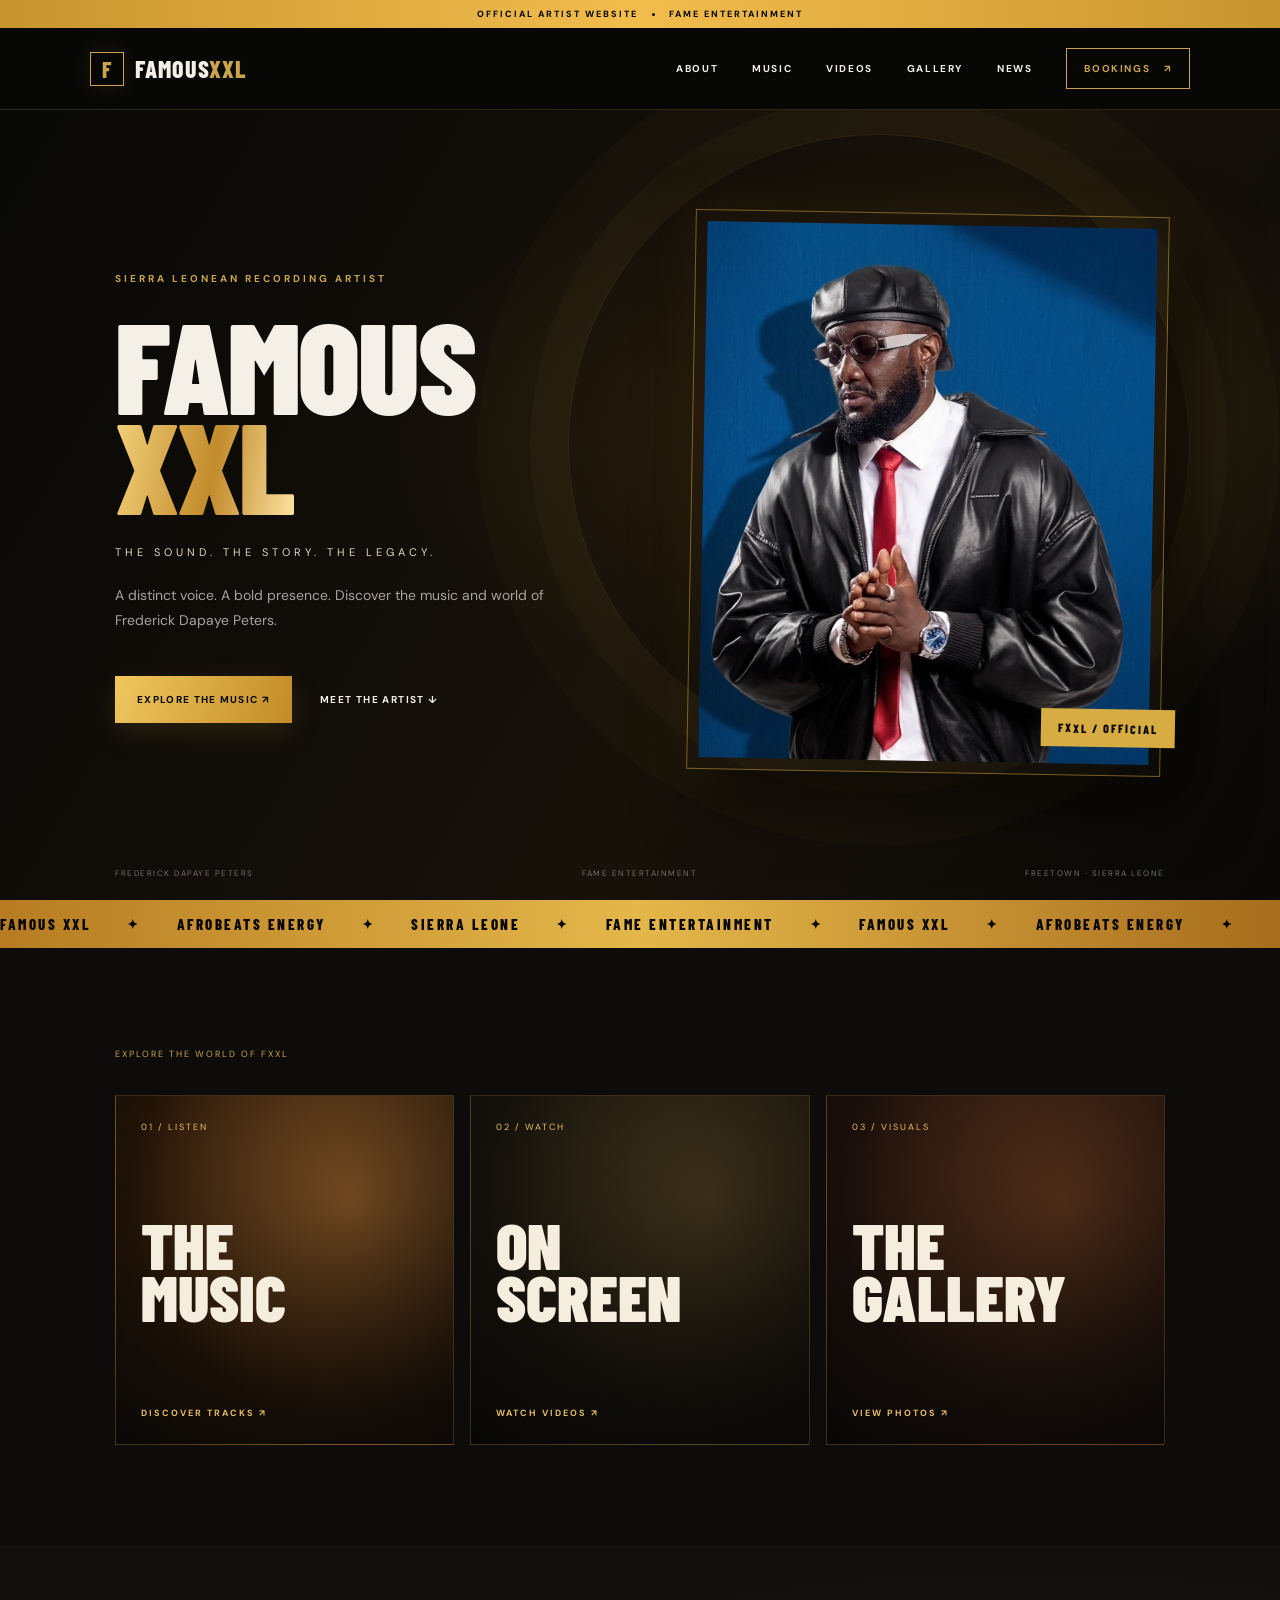
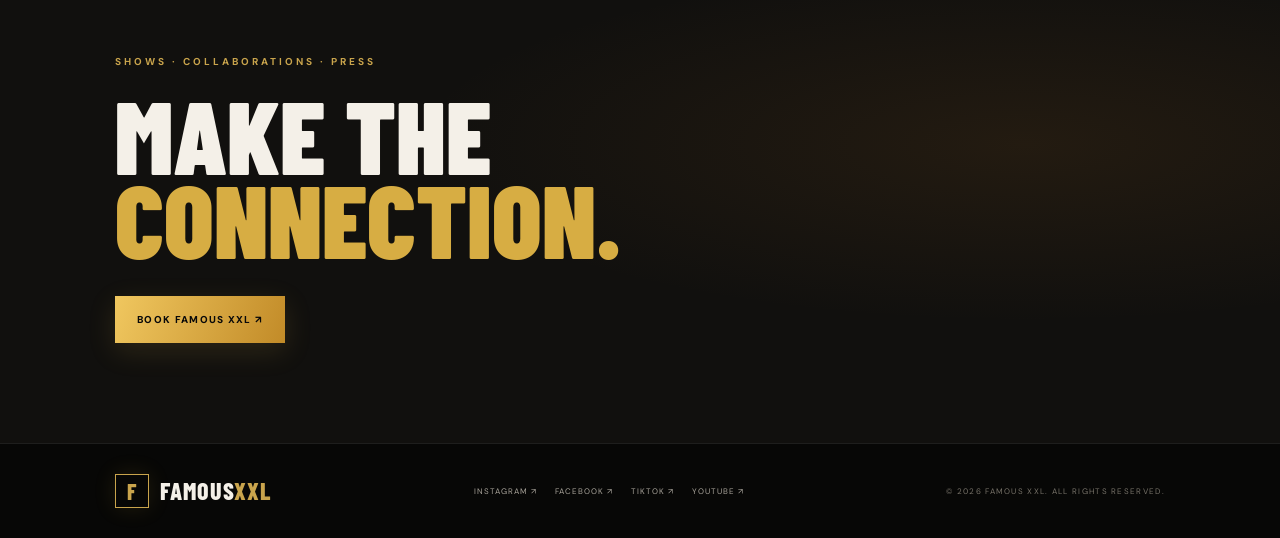
<file: index.html>
<!doctype html><html lang="en"><head><meta charset="utf-8"><meta name="viewport" content="width=device-width, initial-scale=1"><meta name="theme-color" content="#080807"><meta name="description" content="Official website of FAMOUS XXL — music, visuals, news and bookings."><title>Home | FAMOUS XXL</title><link rel="preconnect" href="https://fonts.googleapis.com"><link rel="preconnect" href="https://fonts.gstatic.com" crossorigin><link href="https://fonts.googleapis.com/css2?family=Barlow+Condensed:wght@500;600;700;800;900&family=DM+Sans:wght@400;500;600;700&display=swap" rel="stylesheet"><link rel="stylesheet" href="styles.css"><link rel="stylesheet" href="pages.css"><script defer src="script.js"></script></head><body><div class="announcement"><span>OFFICIAL ARTIST WEBSITE</span><i></i><span>FAME ENTERTAINMENT</span></div>
<header class="site-header">
<a class="brand" href="index.html"><span class="brand-mark">F</span><span>FAMOUS<span class="gold">XXL</span></span></a>
<button class="menu-toggle" aria-label="Open navigation" aria-expanded="false"><span></span><span></span></button>
<nav class="main-nav" aria-label="Main navigation"><a href="about.html" >ABOUT</a><a href="music.html" >MUSIC</a><a href="videos.html" >VIDEOS</a><a href="gallery.html" >GALLERY</a><a href="news.html" >NEWS</a><a href="bookings.html" class="nav-cta">BOOKINGS <span>↗</span></a></nav></header><main><section class="home-hero">
<div class="home-copy"><p class="eyebrow">SIERRA LEONEAN RECORDING ARTIST</p><h1>FAMOUS<br><span>XXL</span></h1><p class="home-tagline">THE SOUND. THE STORY. THE LEGACY.</p><p class="home-intro">A distinct voice. A bold presence. Discover the music and world of Frederick Dapaye Peters.</p><div class="hero-actions"><a class="button button-gold" href="music.html">EXPLORE THE MUSIC ↗</a><a class="text-link" href="about.html">MEET THE ARTIST ↓</a></div></div>
<div class="home-photo"><img src="assets/famous-04.jpg" alt="FAMOUS XXL portrait"><span class="photo-index">FXXL / OFFICIAL</span></div>
<div class="home-meta"><span>FREDERICK DAPAYE PETERS</span><span>FAME ENTERTAINMENT</span><span>FREETOWN · SIERRA LEONE</span></div></section>
<div class="sound-marquee"><div class="marquee-track"><span>FAMOUS XXL</span><i>✦</i><span>AFROBEATS ENERGY</span><i>✦</i><span>SIERRA LEONE</span><i>✦</i><span>FAME ENTERTAINMENT</span><i>✦</i><span>FAMOUS XXL</span><i>✦</i><span>AFROBEATS ENERGY</span><i>✦</i></div></div>
<section class="home-feature"><div class="section-kicker">EXPLORE THE WORLD OF FXXL</div><div class="feature-grid">
<a class="feature-card feature-music" href="music.html"><span>01 / LISTEN</span><h2>THE<br>MUSIC</h2><b>DISCOVER TRACKS ↗</b></a>
<a class="feature-card feature-video" href="videos.html"><span>02 / WATCH</span><h2>ON<br>SCREEN</h2><b>WATCH VIDEOS ↗</b></a>
<a class="feature-card feature-gallery" href="gallery.html"><span>03 / VISUALS</span><h2>THE<br>GALLERY</h2><b>VIEW PHOTOS ↗</b></a>
</div></section>
<section class="home-booking"><p class="eyebrow">SHOWS · COLLABORATIONS · PRESS</p><h2>MAKE THE<br><span>CONNECTION.</span></h2><a class="button button-gold" href="bookings.html">BOOK FAMOUS XXL ↗</a></section></main><footer class="footer"><a class="brand" href="index.html"><span class="brand-mark">F</span><span>FAMOUS<span class="gold">XXL</span></span></a><div class="footer-social"><a href="https://www.instagram.com/famousxxl/" target="_blank" rel="noopener">INSTAGRAM ↗</a><a href="https://www.facebook.com/FamousSL" target="_blank" rel="noopener">FACEBOOK ↗</a><a href="https://www.tiktok.com/@famoussl" target="_blank" rel="noopener">TIKTOK ↗</a><a href="https://youtube.com/@famoussl" target="_blank" rel="noopener">YOUTUBE ↗</a></div><p>© <span id="year"></span> FAMOUS XXL. ALL RIGHTS RESERVED.</p></footer></body></html>
</file>
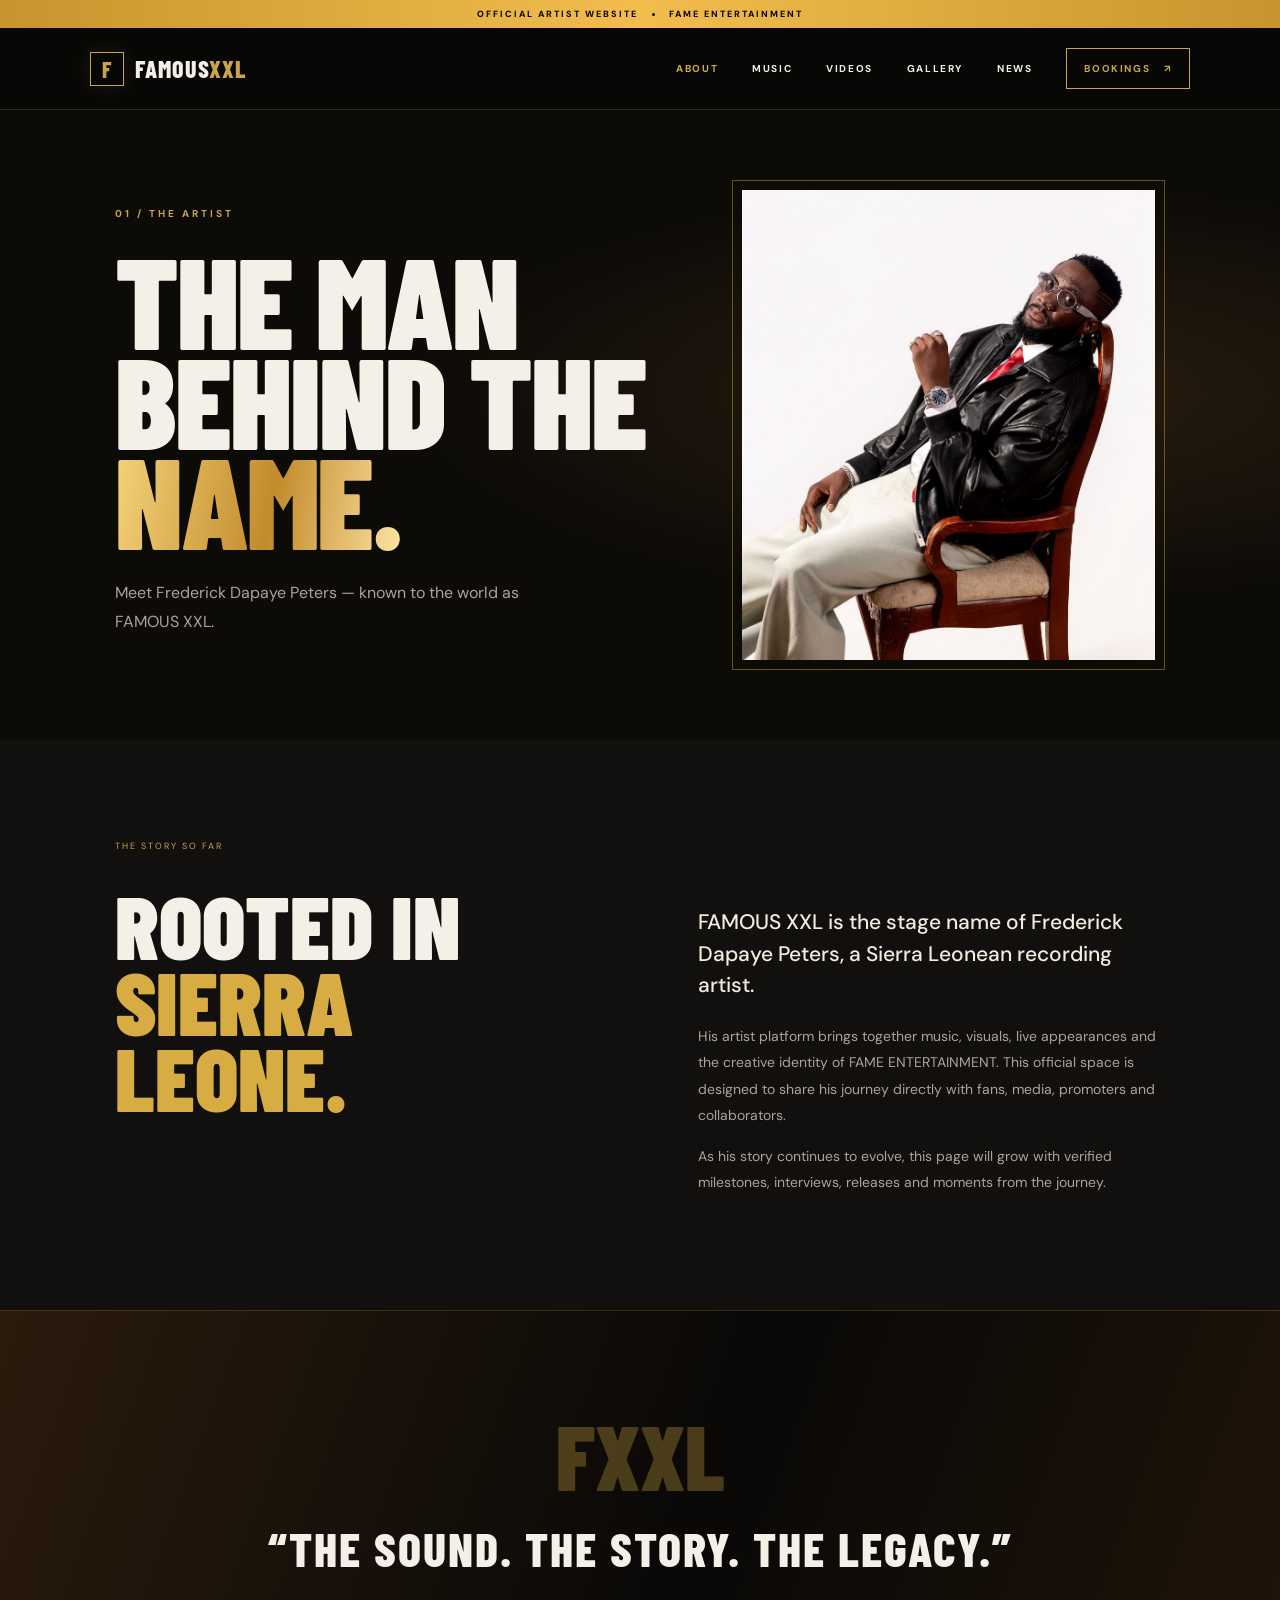
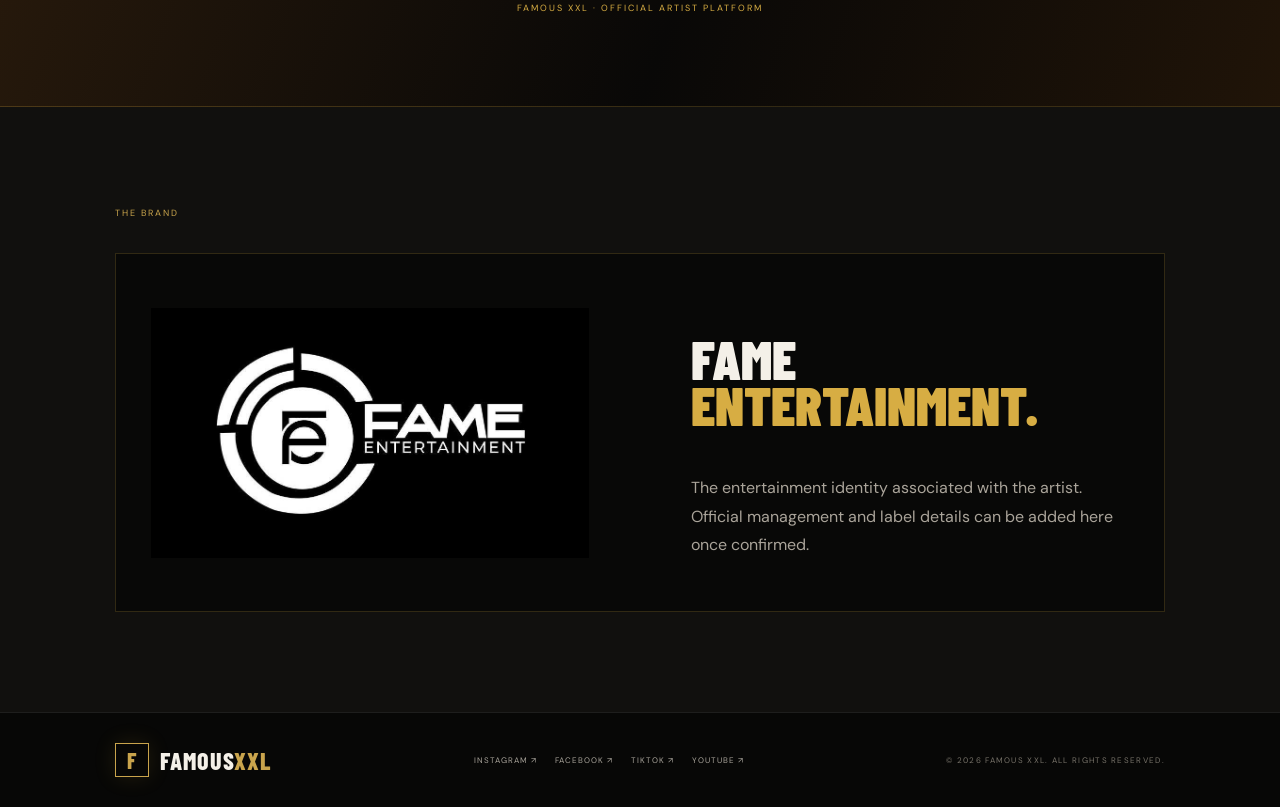
<file: about.html>
<!doctype html><html lang="en"><head><meta charset="utf-8"><meta name="viewport" content="width=device-width, initial-scale=1"><meta name="theme-color" content="#080807"><meta name="description" content="Discover Frederick Dapaye Peters, known as FAMOUS XXL."><title>About | FAMOUS XXL</title><link rel="preconnect" href="https://fonts.googleapis.com"><link rel="preconnect" href="https://fonts.gstatic.com" crossorigin><link href="https://fonts.googleapis.com/css2?family=Barlow+Condensed:wght@500;600;700;800;900&family=DM+Sans:wght@400;500;600;700&display=swap" rel="stylesheet"><link rel="stylesheet" href="styles.css"><link rel="stylesheet" href="pages.css"><script defer src="script.js"></script></head><body><div class="announcement"><span>OFFICIAL ARTIST WEBSITE</span><i></i><span>FAME ENTERTAINMENT</span></div>
<header class="site-header">
<a class="brand" href="index.html"><span class="brand-mark">F</span><span>FAMOUS<span class="gold">XXL</span></span></a>
<button class="menu-toggle" aria-label="Open navigation" aria-expanded="false"><span></span><span></span></button>
<nav class="main-nav" aria-label="Main navigation"><a href="about.html" aria-current="page">ABOUT</a><a href="music.html" >MUSIC</a><a href="videos.html" >VIDEOS</a><a href="gallery.html" >GALLERY</a><a href="news.html" >NEWS</a><a href="bookings.html" class="nav-cta">BOOKINGS <span>↗</span></a></nav></header><main><section class="page-hero about-hero"><div class="page-hero-copy"><p class="eyebrow">01 / THE ARTIST</p><h1>THE MAN<br>BEHIND THE <span>NAME.</span></h1><p>Meet Frederick Dapaye Peters — known to the world as FAMOUS XXL.</p></div><img src="assets/famous-02.jpg" alt="FAMOUS XXL portrait"></section>
<section class="editorial-section"><div class="section-kicker">THE STORY SO FAR</div><div class="editorial-grid"><h2>ROOTED IN<br><span>SIERRA LEONE.</span></h2><div><p class="lead">FAMOUS XXL is the stage name of Frederick Dapaye Peters, a Sierra Leonean recording artist.</p><p>His artist platform brings together music, visuals, live appearances and the creative identity of FAME ENTERTAINMENT. This official space is designed to share his journey directly with fans, media, promoters and collaborators.</p><p>As his story continues to evolve, this page will grow with verified milestones, interviews, releases and moments from the journey.</p></div></div></section>
<section class="about-quote"><span>FXXL</span><blockquote>“THE SOUND. THE STORY. THE LEGACY.”</blockquote><small>FAMOUS XXL · OFFICIAL ARTIST PLATFORM</small></section>
<section class="editorial-section"><div class="section-kicker">THE BRAND</div><div class="brand-panel"><img src="assets/fame-entertainment-logo.jpg" alt="FAME ENTERTAINMENT logo"><div><h2>FAME<br><span>ENTERTAINMENT.</span></h2><p>The entertainment identity associated with the artist. Official management and label details can be added here once confirmed.</p></div></div></section></main><footer class="footer"><a class="brand" href="index.html"><span class="brand-mark">F</span><span>FAMOUS<span class="gold">XXL</span></span></a><div class="footer-social"><a href="https://www.instagram.com/famousxxl/" target="_blank" rel="noopener">INSTAGRAM ↗</a><a href="https://www.facebook.com/FamousSL" target="_blank" rel="noopener">FACEBOOK ↗</a><a href="https://www.tiktok.com/@famoussl" target="_blank" rel="noopener">TIKTOK ↗</a><a href="https://youtube.com/@famoussl" target="_blank" rel="noopener">YOUTUBE ↗</a></div><p>© <span id="year"></span> FAMOUS XXL. ALL RIGHTS RESERVED.</p></footer></body></html>
</file>
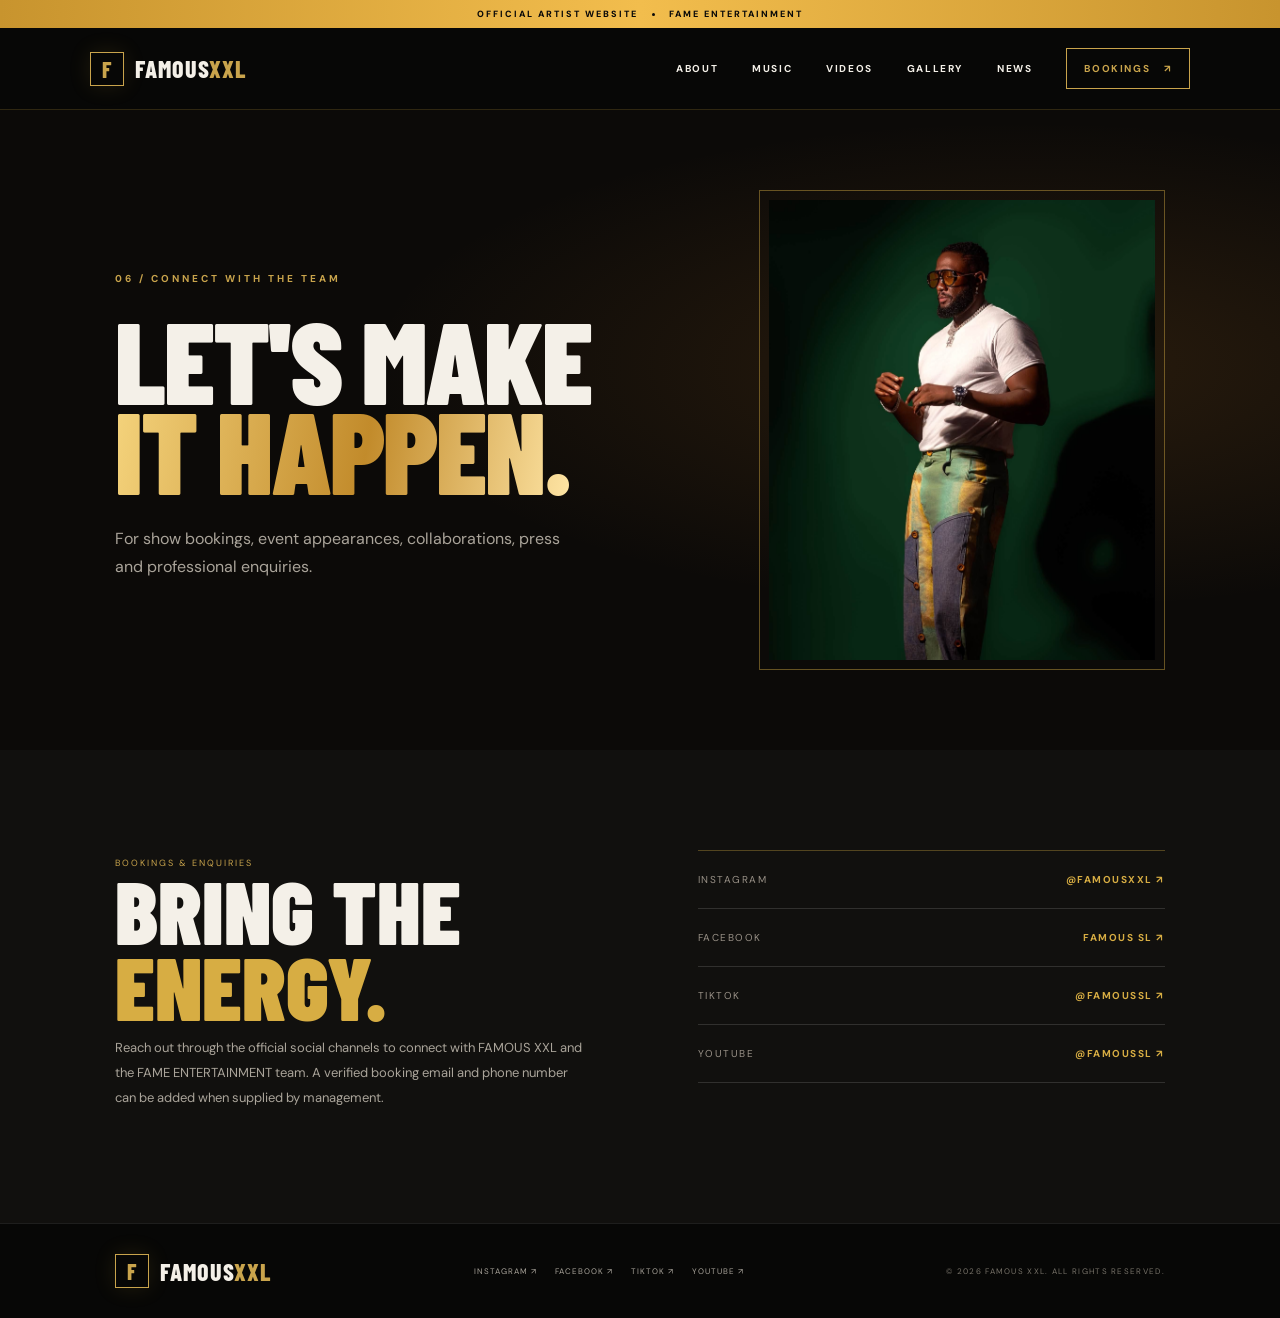
<file: bookings.html>
<!doctype html><html lang="en"><head><meta charset="utf-8"><meta name="viewport" content="width=device-width, initial-scale=1"><meta name="theme-color" content="#080807"><meta name="description" content="Booking and professional enquiries for FAMOUS XXL."><title>Bookings | FAMOUS XXL</title><link rel="preconnect" href="https://fonts.googleapis.com"><link rel="preconnect" href="https://fonts.gstatic.com" crossorigin><link href="https://fonts.googleapis.com/css2?family=Barlow+Condensed:wght@500;600;700;800;900&family=DM+Sans:wght@400;500;600;700&display=swap" rel="stylesheet"><link rel="stylesheet" href="styles.css"><link rel="stylesheet" href="pages.css"><script defer src="script.js"></script></head><body><div class="announcement"><span>OFFICIAL ARTIST WEBSITE</span><i></i><span>FAME ENTERTAINMENT</span></div>
<header class="site-header">
<a class="brand" href="index.html"><span class="brand-mark">F</span><span>FAMOUS<span class="gold">XXL</span></span></a>
<button class="menu-toggle" aria-label="Open navigation" aria-expanded="false"><span></span><span></span></button>
<nav class="main-nav" aria-label="Main navigation"><a href="about.html" >ABOUT</a><a href="music.html" >MUSIC</a><a href="videos.html" >VIDEOS</a><a href="gallery.html" >GALLERY</a><a href="news.html" >NEWS</a><a href="bookings.html" class="nav-cta">BOOKINGS <span>↗</span></a></nav></header><main><section class="booking-hero"><div><p class="eyebrow">06 / CONNECT WITH THE TEAM</p><h1>LET'S MAKE<br><span>IT HAPPEN.</span></h1><p>For show bookings, event appearances, collaborations, press and professional enquiries.</p></div><img src="assets/famous-06.jpg" alt="FAMOUS XXL"></section>
<section class="booking-content"><div><span class="section-kicker">BOOKINGS & ENQUIRIES</span><h2>BRING THE<br><span>ENERGY.</span></h2><p>Reach out through the official social channels to connect with FAMOUS XXL and the FAME ENTERTAINMENT team. A verified booking email and phone number can be added when supplied by management.</p></div><div class="booking-links"><a href="https://www.instagram.com/famousxxl/" target="_blank" rel="noopener"><span>INSTAGRAM</span><b>@FAMOUSXXL ↗</b></a><a href="https://www.facebook.com/FamousSL" target="_blank" rel="noopener"><span>FACEBOOK</span><b>FAMOUS SL ↗</b></a><a href="https://www.tiktok.com/@famoussl" target="_blank" rel="noopener"><span>TIKTOK</span><b>@FAMOUSSL ↗</b></a><a href="https://youtube.com/@famoussl" target="_blank" rel="noopener"><span>YOUTUBE</span><b>@FAMOUSSL ↗</b></a></div></section></main><footer class="footer"><a class="brand" href="index.html"><span class="brand-mark">F</span><span>FAMOUS<span class="gold">XXL</span></span></a><div class="footer-social"><a href="https://www.instagram.com/famousxxl/" target="_blank" rel="noopener">INSTAGRAM ↗</a><a href="https://www.facebook.com/FamousSL" target="_blank" rel="noopener">FACEBOOK ↗</a><a href="https://www.tiktok.com/@famoussl" target="_blank" rel="noopener">TIKTOK ↗</a><a href="https://youtube.com/@famoussl" target="_blank" rel="noopener">YOUTUBE ↗</a></div><p>© <span id="year"></span> FAMOUS XXL. ALL RIGHTS RESERVED.</p></footer></body></html>
</file>
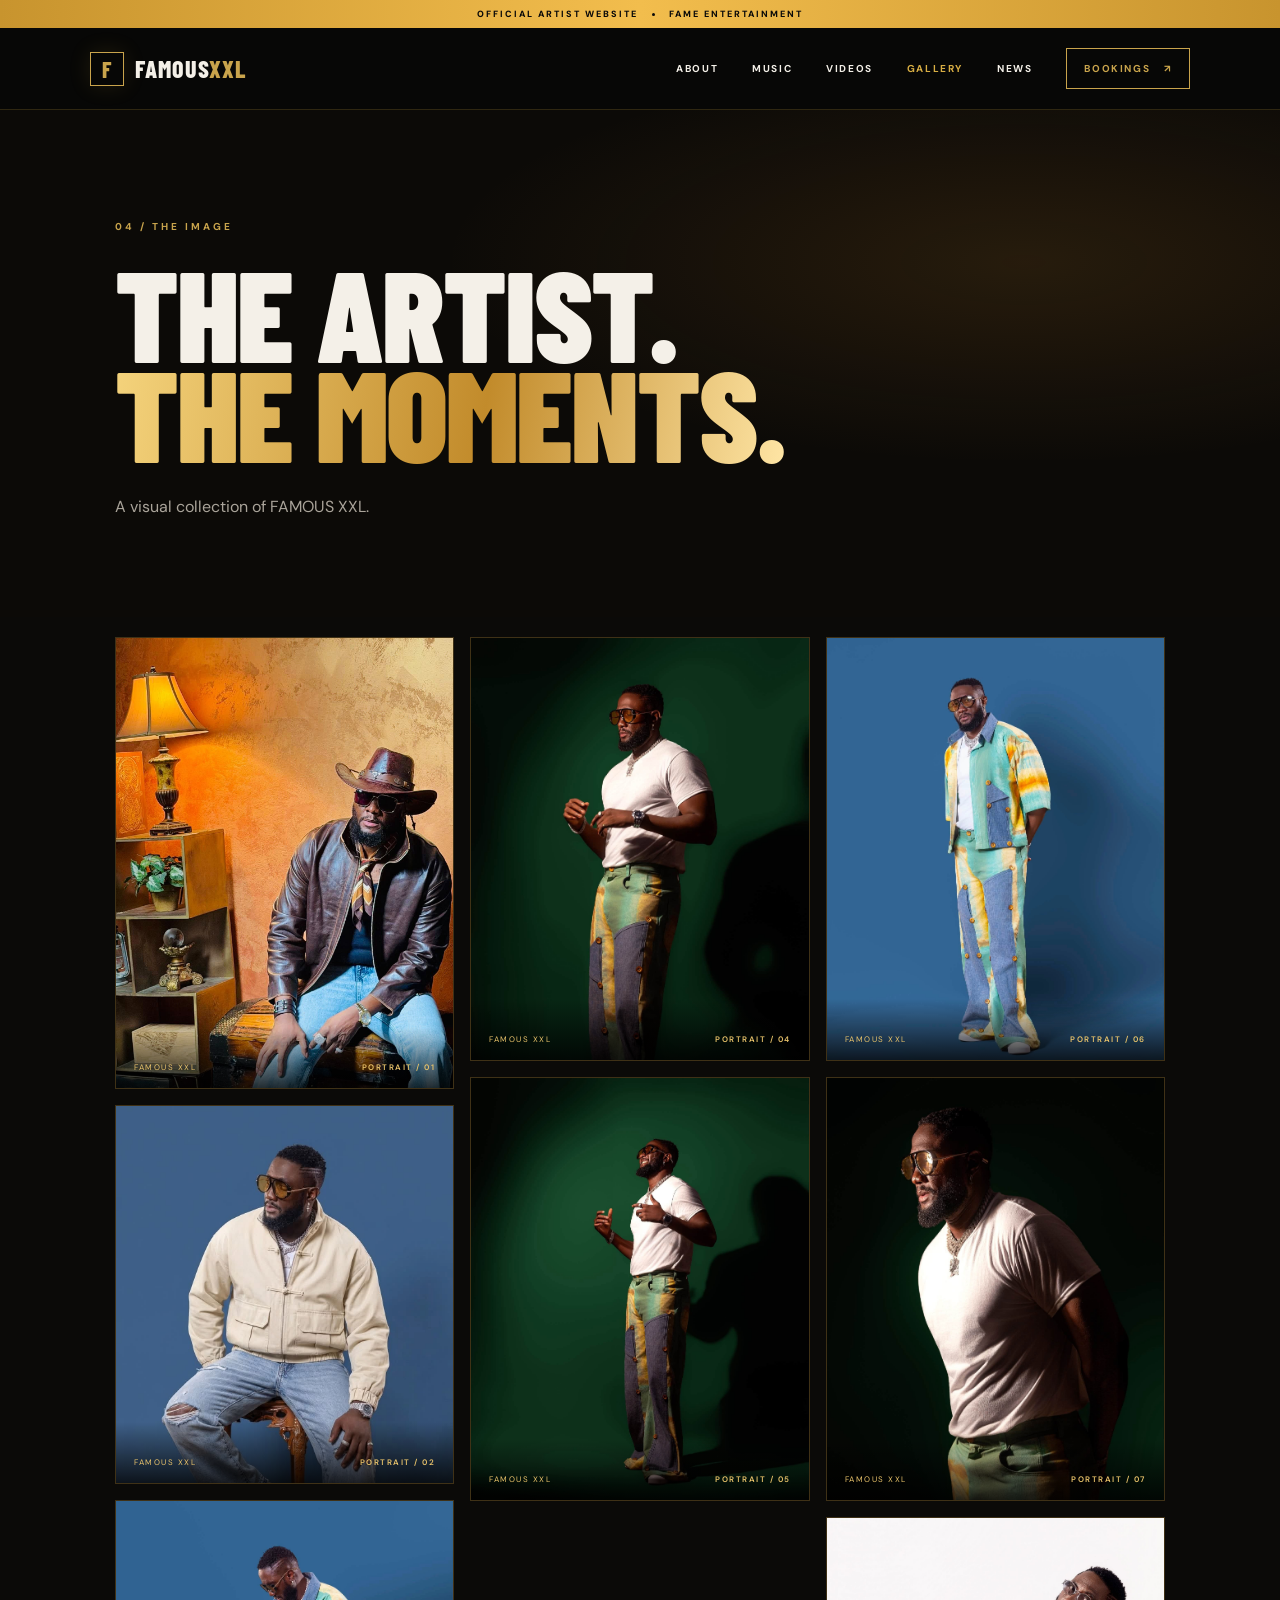
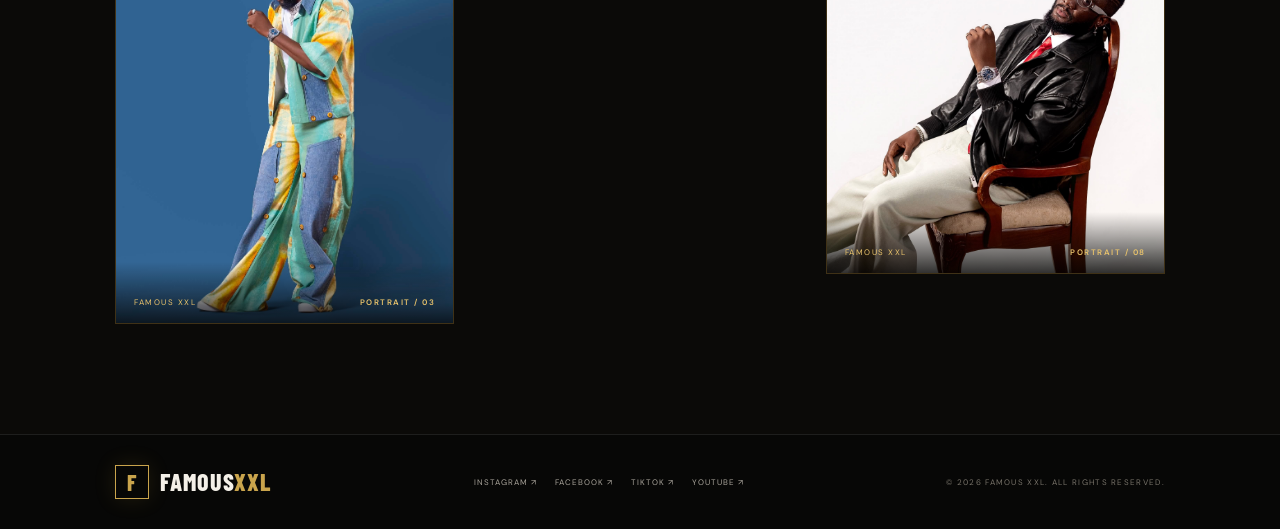
<file: gallery.html>
<!doctype html><html lang="en"><head><meta charset="utf-8"><meta name="viewport" content="width=device-width, initial-scale=1"><meta name="theme-color" content="#080807"><meta name="description" content="Photo gallery of Sierra Leonean recording artist FAMOUS XXL."><title>Gallery | FAMOUS XXL</title><link rel="preconnect" href="https://fonts.googleapis.com"><link rel="preconnect" href="https://fonts.gstatic.com" crossorigin><link href="https://fonts.googleapis.com/css2?family=Barlow+Condensed:wght@500;600;700;800;900&family=DM+Sans:wght@400;500;600;700&display=swap" rel="stylesheet"><link rel="stylesheet" href="styles.css"><link rel="stylesheet" href="pages.css"><script defer src="script.js"></script></head><body><div class="announcement"><span>OFFICIAL ARTIST WEBSITE</span><i></i><span>FAME ENTERTAINMENT</span></div>
<header class="site-header">
<a class="brand" href="index.html"><span class="brand-mark">F</span><span>FAMOUS<span class="gold">XXL</span></span></a>
<button class="menu-toggle" aria-label="Open navigation" aria-expanded="false"><span></span><span></span></button>
<nav class="main-nav" aria-label="Main navigation"><a href="about.html" >ABOUT</a><a href="music.html" >MUSIC</a><a href="videos.html" >VIDEOS</a><a href="gallery.html" aria-current="page">GALLERY</a><a href="news.html" >NEWS</a><a href="bookings.html" class="nav-cta">BOOKINGS <span>↗</span></a></nav></header><main><section class="gallery-page-head"><p class="eyebrow">04 / THE IMAGE</p><h1>THE ARTIST.<br><span>THE MOMENTS.</span></h1><p>A visual collection of FAMOUS XXL.</p></section><section class="gallery-wall"><div class="gallery-masonry"><figure class="gallery-photo"><img src="assets/famous-01.jpg" alt="FAMOUS XXL photo 1"><figcaption><span>FAMOUS XXL</span><b>PORTRAIT / 01</b></figcaption></figure><figure class="gallery-photo"><img src="assets/famous-03.jpg" alt="FAMOUS XXL photo 2"><figcaption><span>FAMOUS XXL</span><b>PORTRAIT / 02</b></figcaption></figure><figure class="gallery-photo"><img src="assets/famous-05.jpg" alt="FAMOUS XXL photo 3"><figcaption><span>FAMOUS XXL</span><b>PORTRAIT / 03</b></figcaption></figure><figure class="gallery-photo"><img src="assets/famous-06.jpg" alt="FAMOUS XXL photo 4"><figcaption><span>FAMOUS XXL</span><b>PORTRAIT / 04</b></figcaption></figure><figure class="gallery-photo"><img src="assets/famous-07.jpg" alt="FAMOUS XXL photo 5"><figcaption><span>FAMOUS XXL</span><b>PORTRAIT / 05</b></figcaption></figure><figure class="gallery-photo"><img src="assets/famous-08.jpg" alt="FAMOUS XXL photo 6"><figcaption><span>FAMOUS XXL</span><b>PORTRAIT / 06</b></figcaption></figure><figure class="gallery-photo"><img src="assets/famous-09.jpg" alt="FAMOUS XXL photo 7"><figcaption><span>FAMOUS XXL</span><b>PORTRAIT / 07</b></figcaption></figure><figure class="gallery-photo"><img src="assets/famous-02.jpg" alt="FAMOUS XXL photo 8"><figcaption><span>FAMOUS XXL</span><b>PORTRAIT / 08</b></figcaption></figure></div></section></main><footer class="footer"><a class="brand" href="index.html"><span class="brand-mark">F</span><span>FAMOUS<span class="gold">XXL</span></span></a><div class="footer-social"><a href="https://www.instagram.com/famousxxl/" target="_blank" rel="noopener">INSTAGRAM ↗</a><a href="https://www.facebook.com/FamousSL" target="_blank" rel="noopener">FACEBOOK ↗</a><a href="https://www.tiktok.com/@famoussl" target="_blank" rel="noopener">TIKTOK ↗</a><a href="https://youtube.com/@famoussl" target="_blank" rel="noopener">YOUTUBE ↗</a></div><p>© <span id="year"></span> FAMOUS XXL. ALL RIGHTS RESERVED.</p></footer></body></html>
</file>
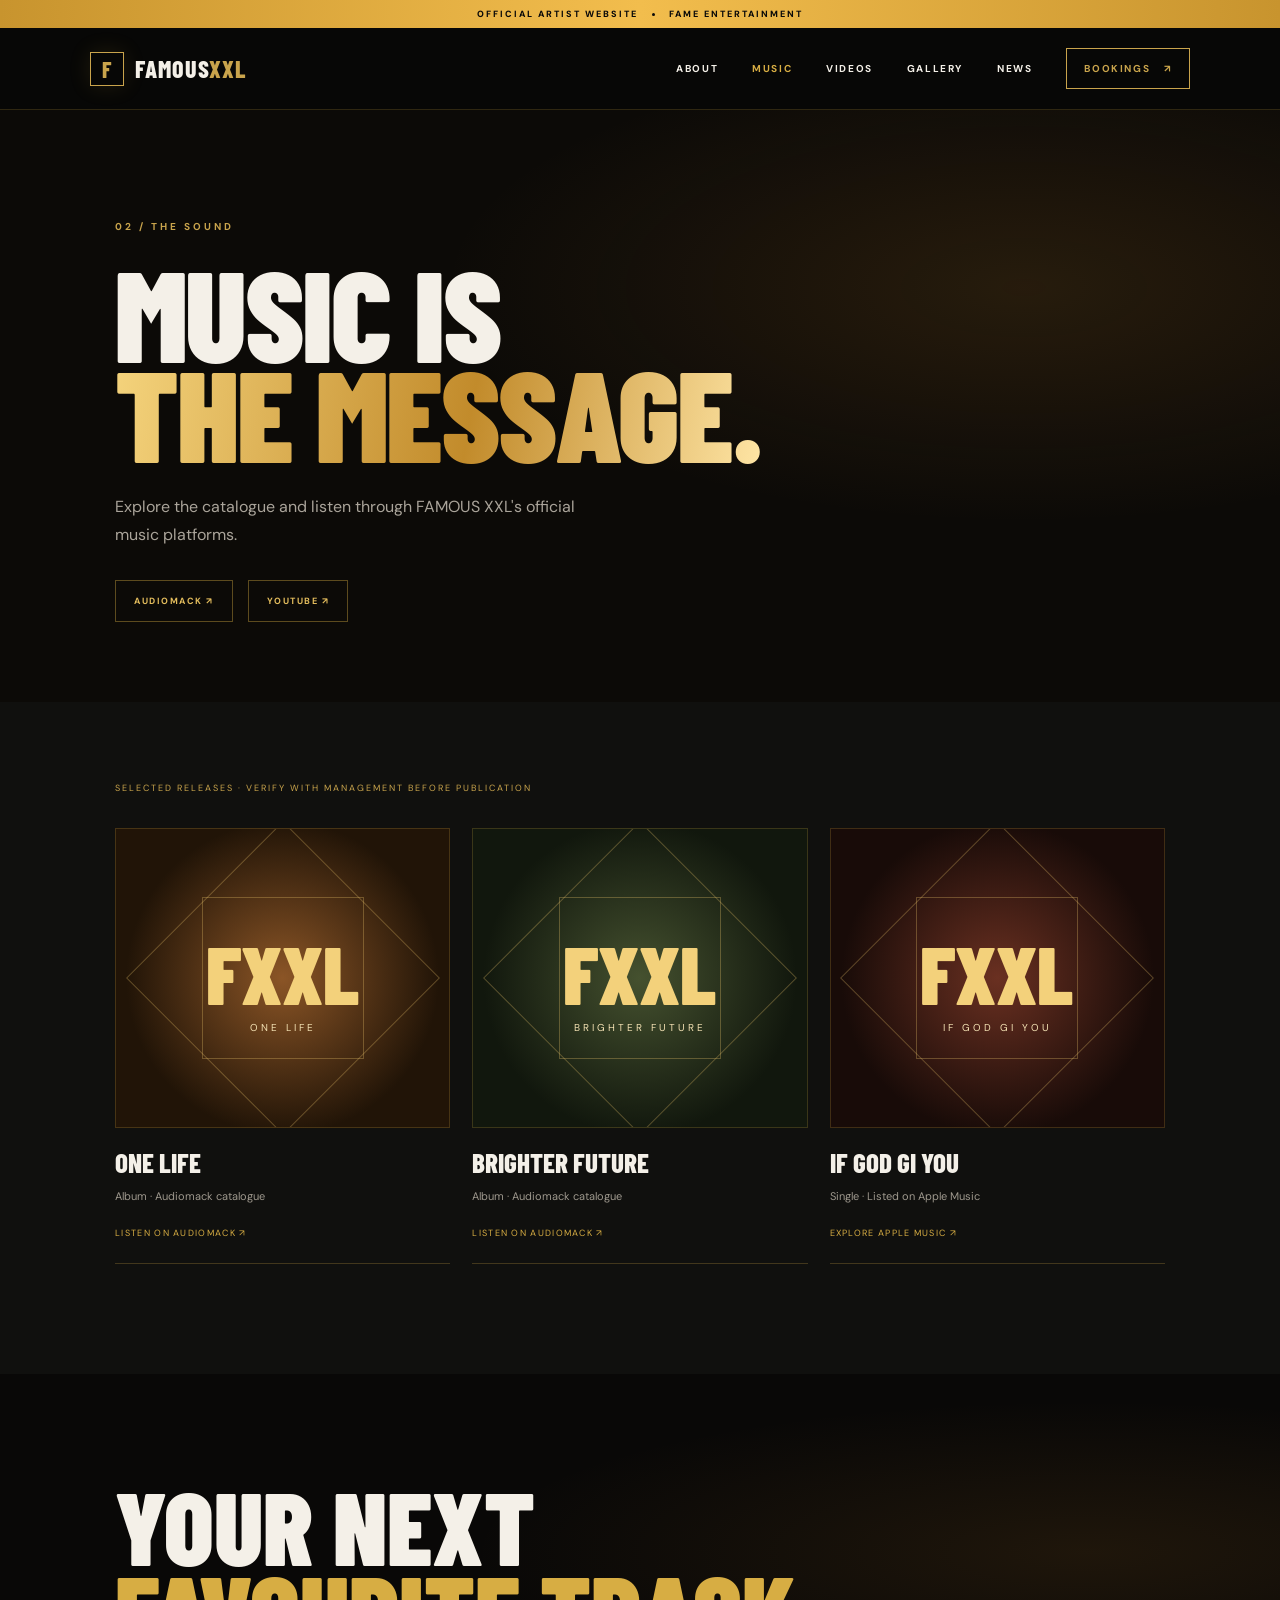
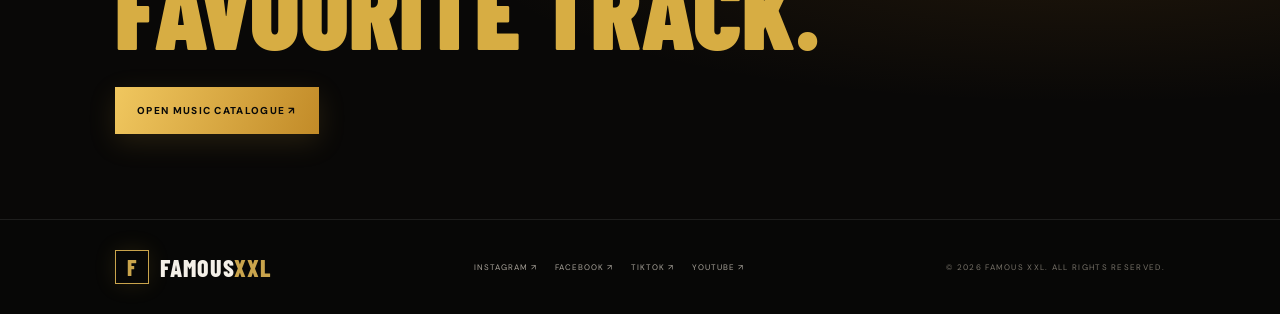
<file: music.html>
<!doctype html><html lang="en"><head><meta charset="utf-8"><meta name="viewport" content="width=device-width, initial-scale=1"><meta name="theme-color" content="#080807"><meta name="description" content="Explore music and official streaming platforms for FAMOUS XXL."><title>Music | FAMOUS XXL</title><link rel="preconnect" href="https://fonts.googleapis.com"><link rel="preconnect" href="https://fonts.gstatic.com" crossorigin><link href="https://fonts.googleapis.com/css2?family=Barlow+Condensed:wght@500;600;700;800;900&family=DM+Sans:wght@400;500;600;700&display=swap" rel="stylesheet"><link rel="stylesheet" href="styles.css"><link rel="stylesheet" href="pages.css"><script defer src="script.js"></script></head><body><div class="announcement"><span>OFFICIAL ARTIST WEBSITE</span><i></i><span>FAME ENTERTAINMENT</span></div>
<header class="site-header">
<a class="brand" href="index.html"><span class="brand-mark">F</span><span>FAMOUS<span class="gold">XXL</span></span></a>
<button class="menu-toggle" aria-label="Open navigation" aria-expanded="false"><span></span><span></span></button>
<nav class="main-nav" aria-label="Main navigation"><a href="about.html" >ABOUT</a><a href="music.html" aria-current="page">MUSIC</a><a href="videos.html" >VIDEOS</a><a href="gallery.html" >GALLERY</a><a href="news.html" >NEWS</a><a href="bookings.html" class="nav-cta">BOOKINGS <span>↗</span></a></nav></header><main><section class="music-page-head"><p class="eyebrow">02 / THE SOUND</p><h1>MUSIC IS<br><span>THE MESSAGE.</span></h1><p>Explore the catalogue and listen through FAMOUS XXL's official music platforms.</p><div class="platform-row"><a href="https://audiomack.com/famoussl" target="_blank" rel="noopener">AUDIOMACK ↗</a><a href="https://youtube.com/@famoussl" target="_blank" rel="noopener">YOUTUBE ↗</a></div></section>
<section class="release-section"><div class="section-kicker">SELECTED RELEASES · VERIFY WITH MANAGEMENT BEFORE PUBLICATION</div><div class="release-grid">
<article class="release-card"><div class="release-art art-one"><span>FXXL</span><small>ONE LIFE</small></div><h2>ONE LIFE</h2><p>Album · Audiomack catalogue</p><a href="https://audiomack.com/famoussl" target="_blank" rel="noopener">LISTEN ON AUDIOMACK ↗</a></article>
<article class="release-card"><div class="release-art art-two"><span>FXXL</span><small>BRIGHTER FUTURE</small></div><h2>BRIGHTER FUTURE</h2><p>Album · Audiomack catalogue</p><a href="https://audiomack.com/famoussl" target="_blank" rel="noopener">LISTEN ON AUDIOMACK ↗</a></article>
<article class="release-card"><div class="release-art art-three"><span>FXXL</span><small>IF GOD GI YOU</small></div><h2>IF GOD GI YOU</h2><p>Single · Listed on Apple Music</p><a href="https://music.apple.com/" target="_blank" rel="noopener">EXPLORE APPLE MUSIC ↗</a></article>
</div></section><section class="music-cta"><h2>YOUR NEXT<br><span>FAVOURITE TRACK.</span></h2><a class="button button-gold" href="https://audiomack.com/famoussl" target="_blank" rel="noopener">OPEN MUSIC CATALOGUE ↗</a></section></main><footer class="footer"><a class="brand" href="index.html"><span class="brand-mark">F</span><span>FAMOUS<span class="gold">XXL</span></span></a><div class="footer-social"><a href="https://www.instagram.com/famousxxl/" target="_blank" rel="noopener">INSTAGRAM ↗</a><a href="https://www.facebook.com/FamousSL" target="_blank" rel="noopener">FACEBOOK ↗</a><a href="https://www.tiktok.com/@famoussl" target="_blank" rel="noopener">TIKTOK ↗</a><a href="https://youtube.com/@famoussl" target="_blank" rel="noopener">YOUTUBE ↗</a></div><p>© <span id="year"></span> FAMOUS XXL. ALL RIGHTS RESERVED.</p></footer></body></html>
</file>
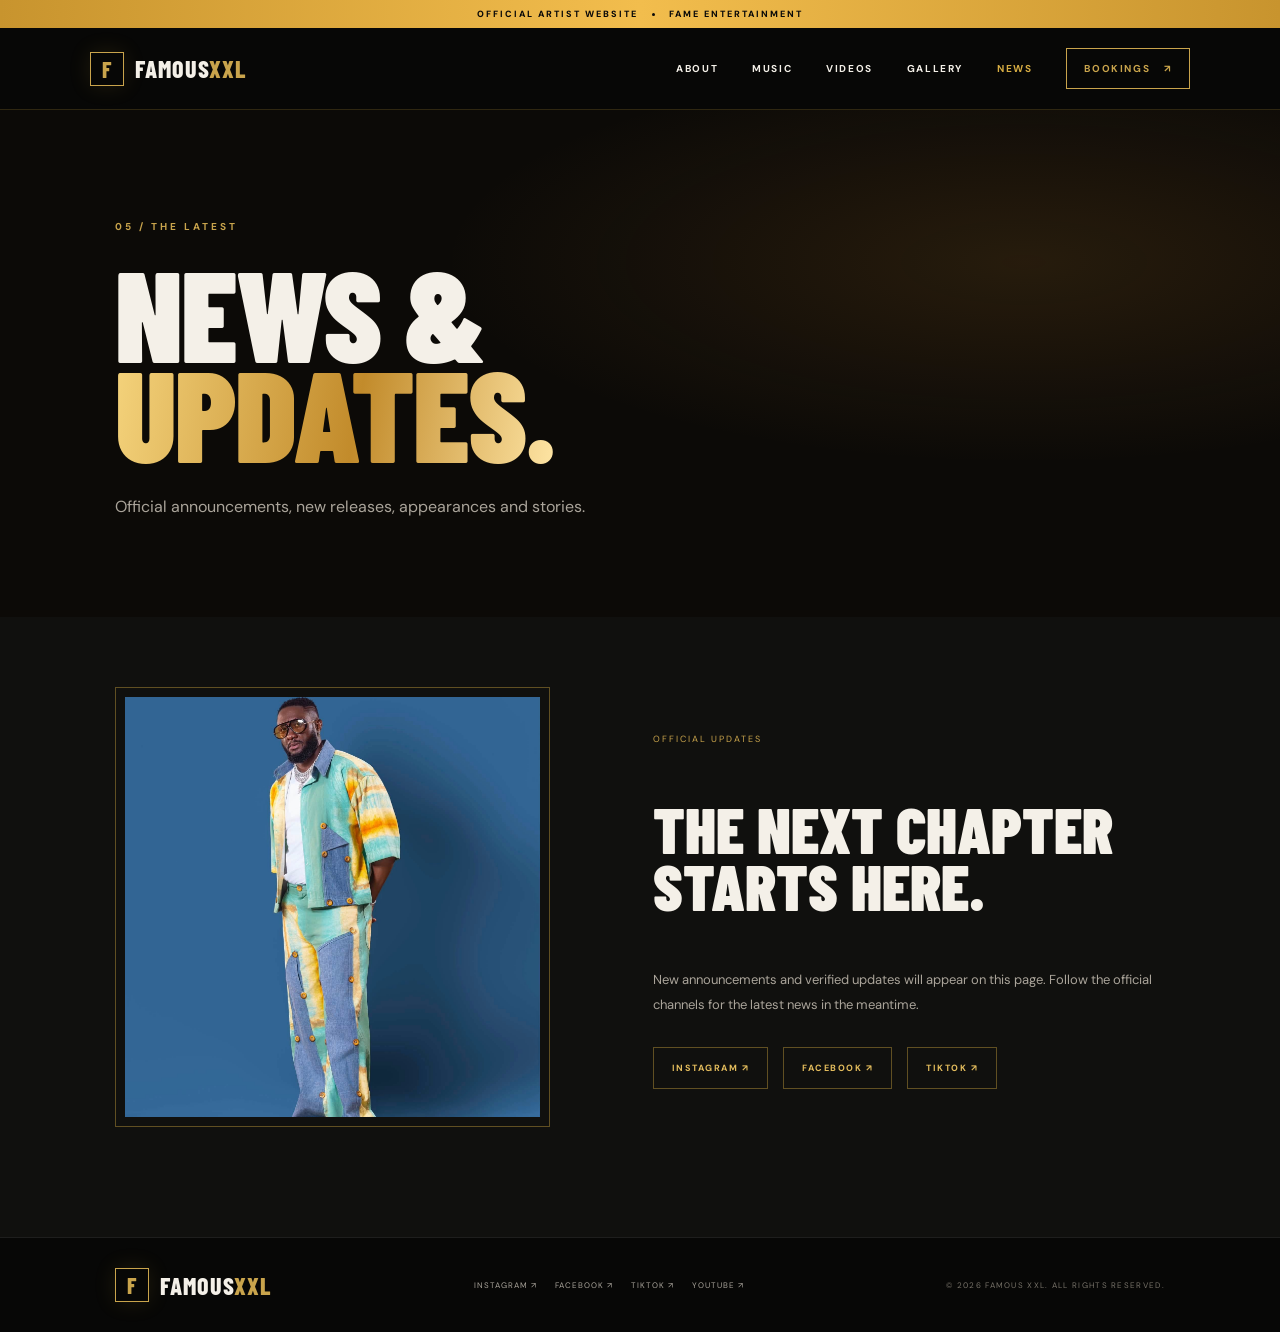
<file: news.html>
<!doctype html><html lang="en"><head><meta charset="utf-8"><meta name="viewport" content="width=device-width, initial-scale=1"><meta name="theme-color" content="#080807"><meta name="description" content="Official news and updates from FAMOUS XXL."><title>News | FAMOUS XXL</title><link rel="preconnect" href="https://fonts.googleapis.com"><link rel="preconnect" href="https://fonts.gstatic.com" crossorigin><link href="https://fonts.googleapis.com/css2?family=Barlow+Condensed:wght@500;600;700;800;900&family=DM+Sans:wght@400;500;600;700&display=swap" rel="stylesheet"><link rel="stylesheet" href="styles.css"><link rel="stylesheet" href="pages.css"><script defer src="script.js"></script></head><body><div class="announcement"><span>OFFICIAL ARTIST WEBSITE</span><i></i><span>FAME ENTERTAINMENT</span></div>
<header class="site-header">
<a class="brand" href="index.html"><span class="brand-mark">F</span><span>FAMOUS<span class="gold">XXL</span></span></a>
<button class="menu-toggle" aria-label="Open navigation" aria-expanded="false"><span></span><span></span></button>
<nav class="main-nav" aria-label="Main navigation"><a href="about.html" >ABOUT</a><a href="music.html" >MUSIC</a><a href="videos.html" >VIDEOS</a><a href="gallery.html" >GALLERY</a><a href="news.html" aria-current="page">NEWS</a><a href="bookings.html" class="nav-cta">BOOKINGS <span>↗</span></a></nav></header><main><section class="news-page-head"><p class="eyebrow">05 / THE LATEST</p><h1>NEWS &<br><span>UPDATES.</span></h1><p>Official announcements, new releases, appearances and stories.</p></section>
<section class="news-empty"><div class="news-feature-image"><img src="assets/famous-08.jpg" alt="FAMOUS XXL"></div><div><span class="section-kicker">OFFICIAL UPDATES</span><h2>THE NEXT CHAPTER<br>STARTS HERE.</h2><p>New announcements and verified updates will appear on this page. Follow the official channels for the latest news in the meantime.</p><div class="platform-row"><a href="https://www.instagram.com/famousxxl/" target="_blank" rel="noopener">INSTAGRAM ↗</a><a href="https://www.facebook.com/FamousSL" target="_blank" rel="noopener">FACEBOOK ↗</a><a href="https://www.tiktok.com/@famoussl" target="_blank" rel="noopener">TIKTOK ↗</a></div></div></section></main><footer class="footer"><a class="brand" href="index.html"><span class="brand-mark">F</span><span>FAMOUS<span class="gold">XXL</span></span></a><div class="footer-social"><a href="https://www.instagram.com/famousxxl/" target="_blank" rel="noopener">INSTAGRAM ↗</a><a href="https://www.facebook.com/FamousSL" target="_blank" rel="noopener">FACEBOOK ↗</a><a href="https://www.tiktok.com/@famoussl" target="_blank" rel="noopener">TIKTOK ↗</a><a href="https://youtube.com/@famoussl" target="_blank" rel="noopener">YOUTUBE ↗</a></div><p>© <span id="year"></span> FAMOUS XXL. ALL RIGHTS RESERVED.</p></footer></body></html>
</file>
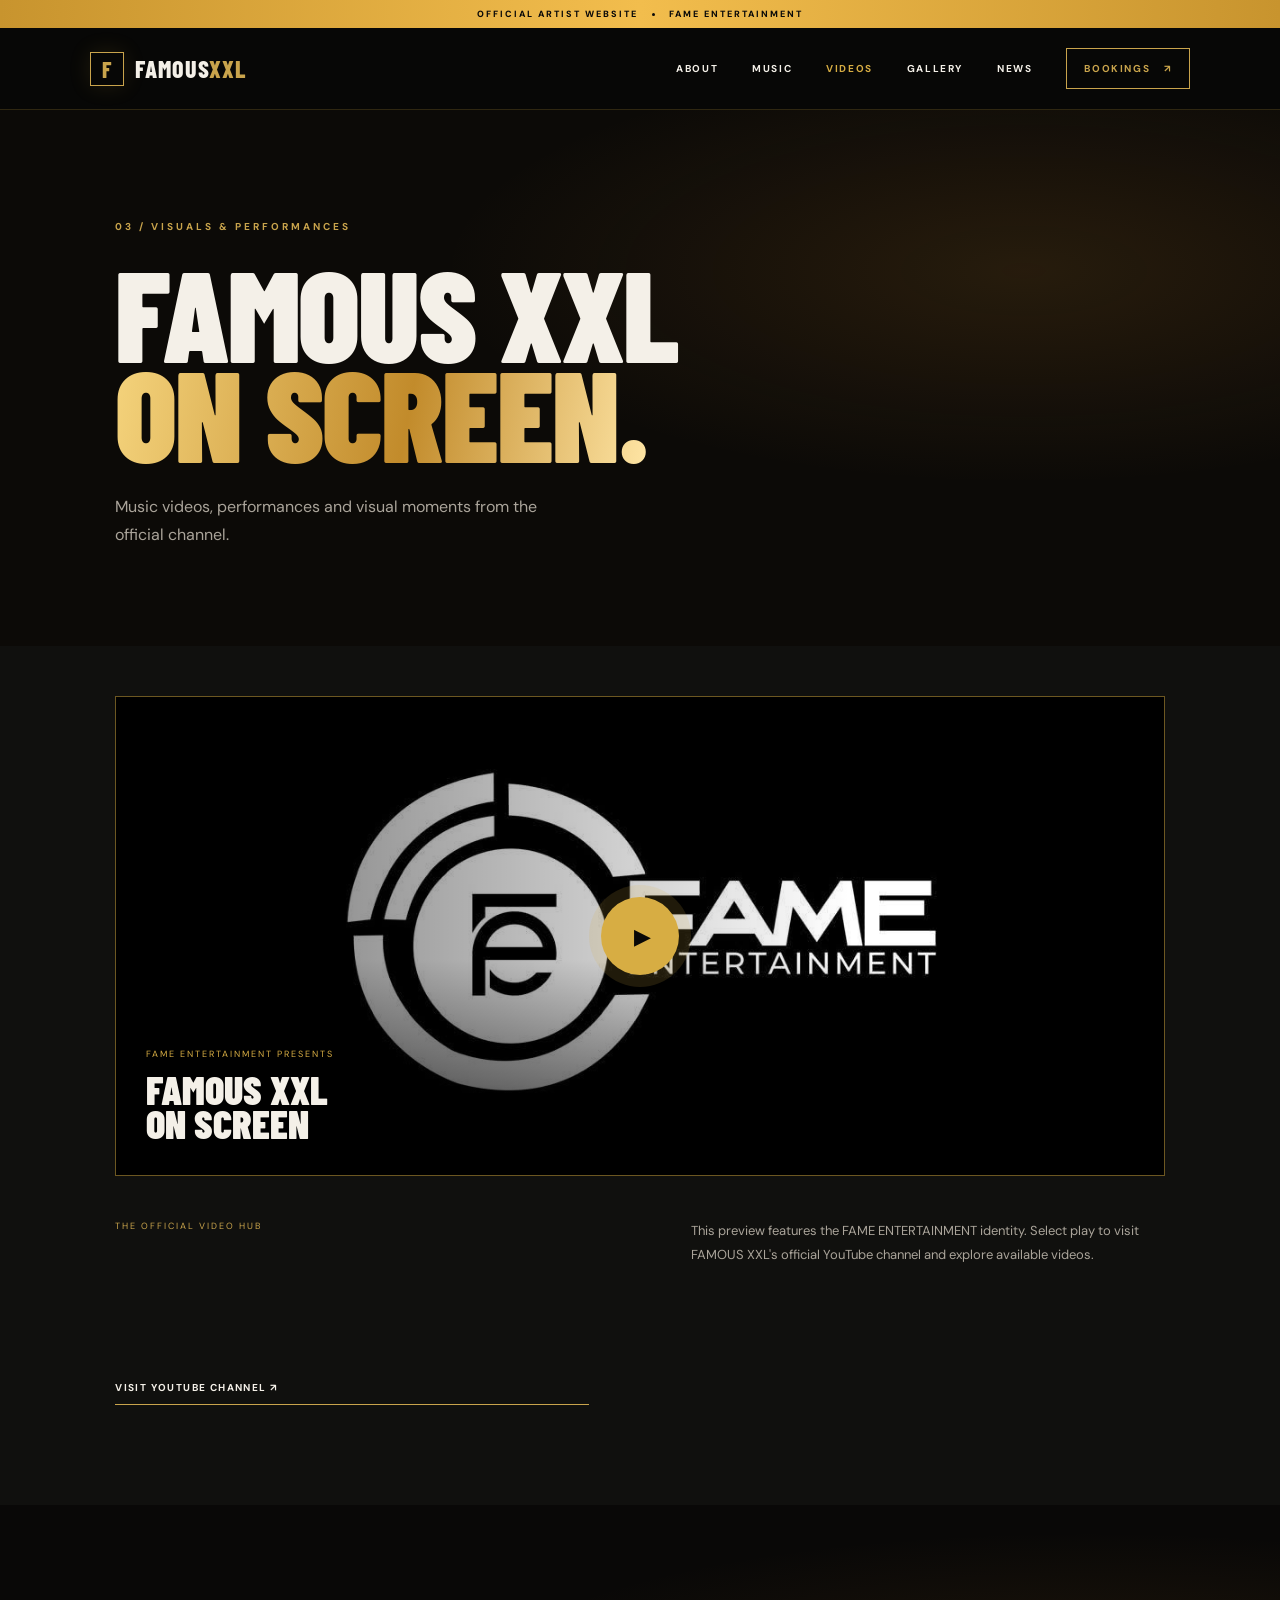
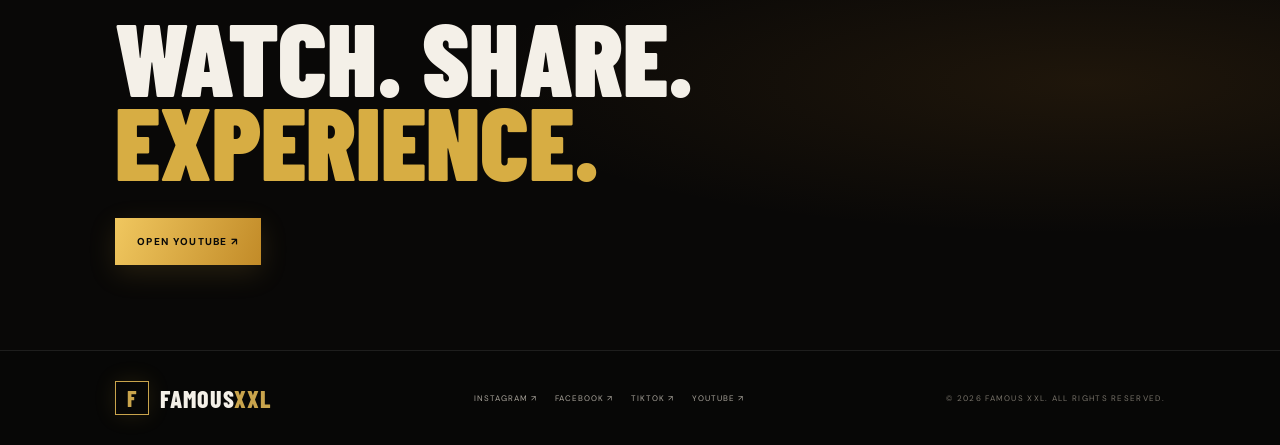
<file: videos.html>
<!doctype html><html lang="en"><head><meta charset="utf-8"><meta name="viewport" content="width=device-width, initial-scale=1"><meta name="theme-color" content="#080807"><meta name="description" content="Watch FAMOUS XXL music videos and performances."><title>Videos | FAMOUS XXL</title><link rel="preconnect" href="https://fonts.googleapis.com"><link rel="preconnect" href="https://fonts.gstatic.com" crossorigin><link href="https://fonts.googleapis.com/css2?family=Barlow+Condensed:wght@500;600;700;800;900&family=DM+Sans:wght@400;500;600;700&display=swap" rel="stylesheet"><link rel="stylesheet" href="styles.css"><link rel="stylesheet" href="pages.css"><script defer src="script.js"></script></head><body><div class="announcement"><span>OFFICIAL ARTIST WEBSITE</span><i></i><span>FAME ENTERTAINMENT</span></div>
<header class="site-header">
<a class="brand" href="index.html"><span class="brand-mark">F</span><span>FAMOUS<span class="gold">XXL</span></span></a>
<button class="menu-toggle" aria-label="Open navigation" aria-expanded="false"><span></span><span></span></button>
<nav class="main-nav" aria-label="Main navigation"><a href="about.html" >ABOUT</a><a href="music.html" >MUSIC</a><a href="videos.html" aria-current="page">VIDEOS</a><a href="gallery.html" >GALLERY</a><a href="news.html" >NEWS</a><a href="bookings.html" class="nav-cta">BOOKINGS <span>↗</span></a></nav></header><main><section class="video-page-head"><p class="eyebrow">03 / VISUALS & PERFORMANCES</p><h1>FAMOUS XXL<br><span>ON SCREEN.</span></h1><p>Music videos, performances and visual moments from the official channel.</p></section>
<section class="screen-feature"><div class="screen-frame"><img src="assets/fame-entertainment-logo.jpg" alt="FAME ENTERTAINMENT logo — official channel preview"><div class="screen-shade"></div><a class="screen-play" href="https://youtube.com/@famoussl" target="_blank" rel="noopener" aria-label="Open official YouTube channel">▶</a><div class="screen-title"><small>FAME ENTERTAINMENT PRESENTS</small><h2>FAMOUS XXL<br>ON SCREEN</h2></div></div><div class="screen-description"><span class="section-kicker">THE OFFICIAL VIDEO HUB</span><p>This preview features the FAME ENTERTAINMENT identity. Select play to visit FAMOUS XXL's official YouTube channel and explore available videos.</p><a class="underlined-link" href="https://youtube.com/@famoussl" target="_blank" rel="noopener">VISIT YOUTUBE CHANNEL ↗</a></div></section>
<section class="video-bottom"><h2>WATCH. SHARE.<br><span>EXPERIENCE.</span></h2><a class="button button-gold" href="https://youtube.com/@famoussl" target="_blank" rel="noopener">OPEN YOUTUBE ↗</a></section></main><footer class="footer"><a class="brand" href="index.html"><span class="brand-mark">F</span><span>FAMOUS<span class="gold">XXL</span></span></a><div class="footer-social"><a href="https://www.instagram.com/famousxxl/" target="_blank" rel="noopener">INSTAGRAM ↗</a><a href="https://www.facebook.com/FamousSL" target="_blank" rel="noopener">FACEBOOK ↗</a><a href="https://www.tiktok.com/@famoussl" target="_blank" rel="noopener">TIKTOK ↗</a><a href="https://youtube.com/@famoussl" target="_blank" rel="noopener">YOUTUBE ↗</a></div><p>© <span id="year"></span> FAMOUS XXL. ALL RIGHTS RESERVED.</p></footer></body></html>
</file>
<file: styles.css>
*{box-sizing:border-box}html{scroll-behavior:smooth;scroll-padding-top:90px}body{margin:0;background:#090909;color:#f4f0e8;font-family:"DM Sans",Arial,sans-serif}a{color:inherit;text-decoration:none}.gold{color:#c9a44c}.announcement{height:28px;background:#c9a44c;color:#090909;display:flex;align-items:center;justify-content:center;gap:14px;font-size:9px;letter-spacing:2px;font-weight:700}.announcement i{height:3px;width:3px;border-radius:50%;background:#090909}.site-header{height:82px;padding:0 7vw;display:flex;align-items:center;justify-content:space-between;border-bottom:1px solid #ffffff17;background:#090909;position:sticky;top:0;z-index:20}.brand{display:flex;align-items:center;gap:11px;font-family:"Barlow Condensed",sans-serif;font-size:24px;font-weight:800;letter-spacing:1px}.brand-mark{width:34px;height:34px;border:1px solid #c9a44c;color:#c9a44c;display:grid;place-items:center;font-size:22px}.main-nav{display:flex;align-items:center;gap:34px;font-size:10px;font-weight:700;letter-spacing:1.6px}.main-nav a{transition:color .2s}.main-nav a:hover,.underlined-link:hover{color:#c9a44c}.nav-cta{border:1px solid #c9a44c;padding:13px 17px;color:#c9a44c}.nav-cta span{margin-left:10px}.menu-toggle{display:none;background:none;border:0}.hero{min-height:660px;height:calc(100vh - 110px);max-height:850px;position:relative;overflow:hidden;display:grid;grid-template-columns:1fr 1fr;align-items:center;padding:45px 9vw 70px;background:radial-gradient(ellipse at 75% 42%,#4a381b55 0%,transparent 43%),linear-gradient(110deg,#090909 0%,#11100e 55%,#17130d 100%)}.hero:after{content:"";position:absolute;inset:0;background:repeating-linear-gradient(0deg,#ffffff03 0px,#ffffff03 1px,transparent 1px,transparent 4px);pointer-events:none}.hero-copy{position:relative;z-index:2}.eyebrow{font-size:10px;letter-spacing:3px;font-weight:700;color:#c9a44c}.eyebrow-line{display:inline-block;width:34px;height:1px;background:#c9a44c;vertical-align:middle;margin-right:10px}.hero h1{font:900 clamp(88px,13vw,190px)/.76 "Barlow Condensed",sans-serif;letter-spacing:-5px;margin:35px 0 26px}.hero h1 span{color:#c9a44c}.hero-sub{font-size:11px;letter-spacing:4px;color:#b9b4aa}.hero-actions{display:flex;align-items:center;gap:28px;margin-top:43px}.button{display:inline-flex;align-items:center;gap:25px;padding:17px 22px;font-size:10px;letter-spacing:1.3px;font-weight:800}.button-gold{background:#c9a44c;color:#090909;transition:background .2s,transform .2s}.button-gold:hover{background:#e1c477;transform:translateY(-2px)}.text-link,.underlined-link{font-size:10px;letter-spacing:1.4px;font-weight:700}.text-link span{color:#c9a44c;margin-left:8px}.hero-visual{height:100%;display:flex;align-items:center;justify-content:center;position:relative}.portrait-frame{height:min(510px,78%);width:min(390px,85%);position:relative;border:1px solid #c9a44c55;padding:12px;transform:rotate(2deg);background:#c9a44c0b}.portrait-placeholder{height:100%;display:flex;flex-direction:column;align-items:center;justify-content:center;background:radial-gradient(ellipse at 50% 35%,#5d4828,#211b12 47%,#0c0b09 80%);border:1px solid #c9a44c33;position:relative;overflow:hidden}.portrait-placeholder:before,.portrait-placeholder:after{content:"";position:absolute;width:70%;height:130%;border:1px solid #c9a44c22;transform:rotate(35deg)}.portrait-placeholder:after{transform:rotate(-35deg)}.portrait-initial{font:900 210px/.8 "Barlow Condensed",sans-serif;color:#c9a44c55}.portrait-note{font-size:9px;letter-spacing:2px;text-align:center;color:#c9a44c;line-height:1.8;z-index:1}.portrait-stamp{position:absolute;right:-22px;bottom:34px;background:#c9a44c;color:#090909;padding:13px 19px;font:900 23px/.9 "Barlow Condensed",sans-serif;letter-spacing:1px;transform:rotate(-2deg)}.portrait-stamp small{font:700 8px "DM Sans";letter-spacing:2px}.hero-bottom{position:absolute;bottom:25px;left:9vw;right:9vw;display:flex;justify-content:space-between;color:#777269;font-size:8px;letter-spacing:1.5px;z-index:2}.section-pad{padding:110px 9vw}.section-kicker{font-size:9px;color:#c9a44c;letter-spacing:2px;margin-bottom:34px}.intro{background:#10100f}.intro-grid,.contact-grid{display:grid;grid-template-columns:1fr 1fr;gap:10vw}.intro h2,.section-heading h2,.contact h2{font:800 clamp(54px,7vw,94px)/.85 "Barlow Condensed",sans-serif;letter-spacing:-1px;margin:20px 0}.intro h2 span,.contact h2 span{color:#c9a44c}.intro-text{max-width:470px;padding-top:25px}.lead{font-size:22px;line-height:1.45;font-weight:500}.intro-text>p:not(.lead),.contact-copy>p{font-size:13px;line-height:1.9;color:#a9a49b;margin:22px 0 32px}.underlined-link{display:inline-block;border-bottom:1px solid #c9a44c;padding-bottom:10px}.underlined-link span{color:#c9a44c;margin-left:12px}.section-heading{display:flex;justify-content:space-between;align-items:end;margin-bottom:45px}.section-heading .eyebrow{margin-bottom:0}.section-heading h2{margin-bottom:0}.section-heading h2 span{color:#c9a44c}.music-feature{display:grid;grid-template-columns:1fr 1fr;min-height:340px;background:#12110f;border:1px solid #ffffff12}.music-art{min-height:340px;background:radial-gradient(circle,#705629,#21190d 48%,#0b0a08 75%);display:flex;align-items:center;justify-content:center;flex-direction:column;position:relative;overflow:hidden}.music-art:before,.music-art:after{content:"";position:absolute;width:250px;height:250px;border:1px solid #c9a44c55;transform:rotate(45deg)}.music-art:after{width:190px;height:190px;transform:rotate(0)}.music-art>span{font:900 100px/.8 "Barlow Condensed";color:#e0bf70;z-index:1}.music-art small{font-size:8px;letter-spacing:3px;color:#e0bf70;margin-top:15px;z-index:1}.art-ring{position:absolute;width:310px;height:310px;border:1px solid #c9a44c44;border-radius:50%}.music-info{padding:55px;align-self:center}.gold-label{font-size:9px;letter-spacing:2px;color:#c9a44c}.music-info h3{font:800 54px/.9 "Barlow Condensed";margin:17px 0}.music-info>p:not(.gold-label){font-size:13px;line-height:1.8;color:#a9a49b;max-width:350px}.stream-links{display:flex;gap:25px;margin-top:34px}.stream-links a,.social-list a{font-size:9px;letter-spacing:1.5px;font-weight:700;border-bottom:1px solid #c9a44c;padding-bottom:9px}.stream-links b{color:#c9a44c;margin-left:8px}.small-note{font-size:10px;color:#777269;margin-top:18px;line-height:1.7}.video{background:#10100f}.video-panel{min-height:360px;background:linear-gradient(90deg,#080808dd,#08080855),radial-gradient(ellipse at 75% 45%,#72572c,#1a140c 45%,#080808 80%);display:flex;align-items:center;justify-content:center;position:relative;border:1px solid #c9a44c44}.play-button{width:76px;height:76px;border:1px solid #c9a44c;border-radius:50%;display:grid;place-items:center;color:#c9a44c;padding-left:4px;font-size:20px;transition:.2s}.video-panel:hover .play-button{background:#c9a44c;color:#090909;transform:scale(1.08)}.video-caption{position:absolute;left:35px;bottom:30px;display:flex;flex-direction:column;gap:8px}.video-caption span{font-size:9px;letter-spacing:2px;color:#c9a44c}.video-caption strong{font:700 26px "Barlow Condensed";letter-spacing:1px}.video-arrow{position:absolute;right:35px;bottom:30px;color:#c9a44c}.gallery-grid{display:grid;grid-template-columns:1.2fr 1fr 1fr;gap:14px}.gallery-tile{height:330px;background:radial-gradient(ellipse at 50% 35%,#574326,#1a150d 65%,#0b0a08);border:1px solid #c9a44c33;display:flex;flex-direction:column;justify-content:space-between;padding:18px;position:relative;overflow:hidden}.gallery-tile:after{content:"";position:absolute;inset:15px;border:1px solid #c9a44c22}.gallery-tile span,.gallery-tile b{z-index:1}.gallery-tile span{font-size:10px;color:#c9a44c}.gallery-tile b{font-size:9px;letter-spacing:1.5px;color:#c9a44c}.tile-two{background:radial-gradient(ellipse at 50% 30%,#443c2e,#171513 70%)}.tile-three{background:radial-gradient(ellipse at 50% 30%,#51402b,#17110c 70%)}.contact{background:#10100f}.contact-copy{padding-top:20px;max-width:440px}.contact-copy .button{margin-bottom:35px}.social-list{display:grid;grid-template-columns:1fr 1fr;gap:22px 30px}.social-list a{display:flex;justify-content:space-between;color:#d5d0c6}.social-list span{color:#c9a44c}.footer{padding:30px 9vw;display:flex;align-items:center;justify-content:space-between;border-top:1px solid #ffffff18}.footer p,.back-top{font-size:8px;letter-spacing:1.3px;color:#777269}.back-top:hover{color:#c9a44c}
@media(max-width:800px){.site-header{height:70px;padding:0 6vw}.menu-toggle{display:flex;flex-direction:column;gap:6px;padding:10px}.menu-toggle span{width:24px;height:1px;background:#c9a44c}.main-nav{display:none;position:absolute;top:70px;left:0;right:0;background:#0b0b0a;padding:25px 7vw 30px;flex-direction:column;align-items:stretch;gap:23px;border-bottom:1px solid #c9a44c55}.main-nav.open{display:flex}.nav-cta{text-align:center}.hero{height:auto;min-height:850px;grid-template-columns:1fr;padding:85px 7vw 80px;align-content:start}.hero h1{font-size:clamp(100px,24vw,165px)}.hero-visual{height:390px;margin-top:35px}.portrait-frame{height:350px;width:260px}.hero-bottom{left:7vw;right:7vw;bottom:18px}.hero-bottom span:nth-child(2){display:none}.section-pad{padding:75px 7vw}.intro-grid,.contact-grid,.music-feature{grid-template-columns:1fr;gap:25px}.intro-text{padding-top:0}.section-heading{align-items:start;gap:25px;flex-direction:column}.music-art{min-height:280px}.music-info{padding:35px 28px}.gallery-grid{grid-template-columns:1fr 1fr}.gallery-tile{height:250px}.tile-one{grid-column:span 2;height:300px}.video-panel{min-height:280px}.footer{padding:28px 7vw;gap:20px;flex-wrap:wrap}.footer p{order:3;width:100%}}
@media(max-width:430px){.hero-actions{align-items:flex-start;flex-direction:column;gap:20px}.hero{min-height:810px}.hero h1{letter-spacing:-3px}.gallery-grid{grid-template-columns:1fr}.tile-one{grid-column:auto}.gallery-tile,.tile-one{height:260px}.social-list{gap:20px 14px}.social-list a{font-size:8px}.footer .brand{font-size:20px}}

/* Real artist photography */
.artist-portrait{display:block;width:100%;height:100%;object-fit:cover;object-position:center 22%;border:1px solid #c9a44c33}
.portrait-frame{overflow:visible}
.gallery-grid{grid-template-columns:repeat(4,minmax(0,1fr))}
.gallery-tile{margin:0;height:320px;padding:0;background:#111;overflow:hidden}
.gallery-tile:after{inset:10px;pointer-events:none}
.gallery-tile img{width:100%;height:100%;object-fit:cover;display:block;transition:transform .5s ease;filter:saturate(.88)}
.gallery-tile:hover img{transform:scale(1.045)}
.gallery-tile figcaption{position:absolute;z-index:2;left:18px;bottom:17px;font-size:8px;letter-spacing:1.6px;color:#f4f0e8;background:#090909b8;padding:8px 10px}
@media(max-width:800px){.gallery-grid{grid-template-columns:repeat(2,minmax(0,1fr))}.gallery-tile{height:270px}}
@media(max-width:430px){.gallery-grid{grid-template-columns:1fr 1fr}.gallery-tile{height:230px}}


/* AFROBEATS ENERGY UPGRADE */
:root{--gold:#d7ad43;--amber:#f07824;--cream:#fff4df;--ink:#080807}
body{background:#080807}
.announcement{background:linear-gradient(90deg,#c8942e,#f2bd4d,#c8942e);font-weight:800}
.site-header{background:rgba(7,7,6,.94);backdrop-filter:blur(16px);border-bottom-color:#d7ad4330}
.brand-mark{box-shadow:0 0 22px #d7ad4320}
.hero{background:radial-gradient(ellipse at 82% 30%,#c477252e 0%,transparent 36%),radial-gradient(ellipse at 48% 95%,#b98a2a20 0%,transparent 42%),linear-gradient(115deg,#080807 0%,#15100a 52%,#090807 100%)}
.hero:before{content:"";position:absolute;width:560px;height:560px;border-radius:50%;border:1px solid #d7ad431b;right:8%;top:8%;box-shadow:0 0 0 35px #d7ad4308,0 0 0 80px #d7ad4305;animation:slow-spin 36s linear infinite}
.hero h1{ text-shadow:0 8px 50px #d79e3030}
.hero h1 span{background:linear-gradient(100deg,#f4d47b,#c48d2b 50%,#ffe5a0);background-clip:text;-webkit-background-clip:text;color:transparent}
.portrait-frame{border:1px solid #e3b84c88;box-shadow:20px 24px 70px #000b,0 0 45px #d7ad431c;transform:rotate(1deg);transition:transform .6s}
.portrait-frame:hover{transform:rotate(0) scale(1.025)}
.portrait-frame img{filter:contrast(1.06) saturate(1.12)}
.button-gold{background:linear-gradient(110deg,#f0c75f,#c28b28);box-shadow:0 8px 28px #d7ad4325}
.button-gold:hover{box-shadow:0 12px 35px #d7ad4340}
.sound-marquee{overflow:hidden;background:linear-gradient(90deg,#b77c22,#e4b74a,#a86d1d);color:#090806;padding:15px 0;white-space:nowrap;transform:rotate(-1deg) scale(1.01);position:relative;z-index:3}
.marquee-track{display:flex;align-items:center;justify-content:space-around;gap:36px;width:max-content;animation:marquee 28s linear infinite;font:800 15px "Barlow Condensed",sans-serif;letter-spacing:2.5px}
.marquee-track i{font-style:normal;font-size:13px}
.section-pad{position:relative}
.intro{background:radial-gradient(ellipse at 5% 50%,#bd792018,transparent 40%),#10100f}
.music{background:radial-gradient(ellipse at 95% 20%,#d18d2820,transparent 35%),#090908}
.music-art{background:radial-gradient(circle at 50% 45%,#d09236 0%,#5d3515 32%,#1a1108 68%,#090807 100%)}
.music-art>span{color:#ffe2a0;text-shadow:0 6px 30px #000}
.music-feature{border-color:#d7ad4333;box-shadow:0 24px 70px #0005}
.video{background:radial-gradient(ellipse at 80% 20%,#b96b241a,transparent 35%),#10100f}
.video-panel{min-height:430px;overflow:hidden;background:#050505;border:1px solid #d7ad4370;box-shadow:0 24px 70px #0008;isolation:isolate}
.screen-preview{position:absolute;inset:0;width:100%;height:100%;object-fit:contain;background:#000;transition:transform .8s cubic-bezier(.2,.7,.2,1),filter .8s}
.video-panel:hover .screen-preview{transform:scale(1.045);filter:brightness(.68)}
.screen-overlay{position:absolute;inset:0;background:linear-gradient(90deg,#050505b8,transparent 58%),linear-gradient(0deg,#050505d9,transparent 48%);z-index:1}
.video-panel .play-button{z-index:2;background:#d7ad43;color:#090807;border:0;box-shadow:0 0 0 12px #d7ad4326,0 0 45px #d7ad4380}
.video-panel:hover .play-button{background:#fff0bd;transform:scale(1.12)}
.video-caption,.video-arrow{z-index:2}
.video-caption span{color:#f3c85c}
.video-caption strong{font-size:clamp(25px,4vw,42px);text-shadow:0 3px 20px #000}
.gallery{background:#090908}
.gallery-grid{gap:16px}
.gallery-tile{padding:0;height:360px;overflow:hidden;border:1px solid #d7ad4333;background:#17110a;position:relative}
.gallery-tile img{width:100%;height:100%;object-fit:cover;transition:transform .8s cubic-bezier(.2,.7,.2,1),filter .8s;filter:saturate(1.05)}
.gallery-tile:hover img{transform:scale(1.08);filter:saturate(1.3) contrast(1.05)}
.gallery-tile:after{content:"";position:absolute;inset:0;border:0;background:linear-gradient(0deg,#050505c9,transparent 40%);pointer-events:none}
.gallery-tile figcaption{position:absolute;z-index:2;bottom:18px;left:18px;font-size:9px;letter-spacing:2px;color:#f3c85c}
.contact{background:radial-gradient(ellipse at 75% 50%,#b77a251b,transparent 40%),#10100f}
.social-list a{transition:color .2s,border-color .2s}
.social-list a:hover{color:#e6bf62;border-color:#f0c75f}
.footer{background:#070706}
.reveal-ready{opacity:0;transform:translateY(26px);transition:opacity .7s ease,transform .7s ease}
.reveal-ready.is-visible{opacity:1;transform:translateY(0)}
@keyframes marquee{to{transform:translateX(-50%)}}
@keyframes slow-spin{to{transform:rotate(360deg)}}
@media(max-width:800px){.hero:before{width:340px;height:340px;right:-18%;top:20%}.sound-marquee{padding:12px 0}.marquee-track{font-size:13px;gap:25px}.video-panel{min-height:300px}.gallery-tile{height:270px}}
@media(prefers-reduced-motion:reduce){*,*::before,*::after{animation-duration:.01ms!important;animation-iteration-count:1!important;scroll-behavior:auto!important;transition-duration:.01ms!important}}


/* HOMEPAGE LAYOUT REFINEMENT — keep the full hero visible on desktop */
html, body { width: 100%; max-width: 100%; overflow-x: hidden; }
img { max-width: 100%; }
.hero {
  width: 100%;
  min-height: 650px;
  height: min(760px, calc(100svh - 110px));
  max-height: 760px;
  grid-template-columns: minmax(0, 1.05fr) minmax(320px, .85fr);
  gap: clamp(24px, 4vw, 72px);
  align-items: center;
  padding: 54px clamp(6vw, 9vw, 150px) 82px;
  overflow: hidden;
}
.hero-copy { grid-column: 1; grid-row: 1; min-width: 0; align-self: center; z-index: 3; }
.hero-copy .eyebrow { line-height: 1.6; }
.hero h1 {
  font-size: clamp(82px, 9.2vw, 148px);
  line-height: .78;
  letter-spacing: -2px;
  margin: 30px 0 25px;
  max-width: 100%;
  overflow-wrap: normal;
}
.hero-sub { line-height: 1.7; }
.hero-visual {
  grid-column: 2;
  grid-row: 1;
  min-width: 0;
  height: 100%;
  max-height: 540px;
  align-self: center;
  justify-self: center;
  width: 100%;
  z-index: 2;
}
.portrait-frame {
  width: min(100%, 410px);
  height: min(510px, 100%);
  min-height: 390px;
  transform: rotate(0deg);
}
.portrait-frame img { display: block; width: 100%; height: 100%; object-fit: cover; object-position: center 25%; }
.hero-bottom { left: clamp(6vw, 9vw, 150px); right: clamp(6vw, 9vw, 150px); bottom: 22px; }
.hero:before { pointer-events: none; right: 10%; top: 8%; }
.sound-marquee { transform: none; margin: 0; z-index: 4; }
.marquee-track { animation-duration: 34s; }
@media (min-width: 801px) {
  .hero-actions { flex-wrap: wrap; }
}
@media (max-width: 800px) {
  .hero {
    height: auto;
    min-height: 0;
    max-height: none;
    grid-template-columns: minmax(0, 1fr);
    gap: 24px;
    padding: 72px 7vw 76px;
  }
  .hero-copy { grid-column: 1; grid-row: 1; }
  .hero-visual {
    grid-column: 1;
    grid-row: 2;
    height: 370px;
    max-height: none;
    width: 100%;
  }
  .portrait-frame { width: min(82vw, 330px); height: 350px; min-height: 0; }
  .hero h1 { font-size: clamp(88px, 19vw, 140px); }
  .hero-bottom { left: 7vw; right: 7vw; bottom: 18px; }
}
@media (max-width: 430px) {
  .hero { padding-top: 58px; }
  .hero h1 { font-size: clamp(78px, 20vw, 108px); }
  .hero-visual { height: 320px; }
  .portrait-frame { height: 300px; }
}
</file>
<file: pages.css>
/* MULTI-PAGE FAMOUS XXL EXPERIENCE */
:root{--page-gold:#d7ad43;--page-amber:#e8792e;--page-black:#080807;--page-cream:#f4eddf}
body{overflow-x:hidden;background:var(--page-black)}
.site-header{position:sticky;top:0;z-index:50;background:#080807ed;backdrop-filter:blur(14px)}
.main-nav a[aria-current="page"]{color:var(--page-gold)}
.footer{gap:28px;flex-wrap:wrap}
.footer-social{display:flex;gap:18px;flex-wrap:wrap}
.footer-social a{font-size:8px;letter-spacing:1px;color:#a9a49b}
.footer-social a:hover{color:var(--page-gold)}
.home-hero{min-height:680px;height:calc(100svh - 110px);max-height:820px;position:relative;display:grid;grid-template-columns:1.05fr .95fr;align-items:center;gap:4vw;padding:55px 9vw 80px;background:radial-gradient(ellipse at 72% 40%,#b778292c,transparent 42%),linear-gradient(120deg,#080807,#171109 60%,#090807);overflow:hidden}
.home-hero:before{content:"";position:absolute;width:620px;height:620px;border:1px solid #d7ad4320;border-radius:50%;right:7%;top:3%;box-shadow:0 0 0 38px #d7ad4308,0 0 0 90px #d7ad4305;pointer-events:none}
.home-copy{position:relative;z-index:2}.home-copy h1,.page-hero h1,.music-page-head h1,.video-page-head h1,.gallery-page-head h1,.news-page-head h1,.booking-hero h1{font:900 clamp(82px,10vw,150px)/.78 "Barlow Condensed",sans-serif;letter-spacing:-2px;margin:30px 0}
.home-copy h1 span,.page-hero h1 span,.music-page-head h1 span,.video-page-head h1 span,.gallery-page-head h1 span,.news-page-head h1 span,.booking-hero h1 span{background:linear-gradient(100deg,#f5d47d,#c28b2b 55%,#ffe6a6);color:transparent;background-clip:text;-webkit-background-clip:text}
.home-tagline{font-size:11px;letter-spacing:4px;color:#e0d6c3}.home-intro{max-width:430px;color:#a9a49b;font-size:14px;line-height:1.8;margin-top:24px}
.home-photo{height:min(560px,75vh);min-height:390px;position:relative;z-index:1;border:1px solid #d7ad4380;padding:11px;transform:rotate(1deg);box-shadow:20px 25px 70px #000b,0 0 45px #d7ad4318}
.home-photo img{width:100%;height:100%;object-fit:cover;object-position:center 25%;display:block}
.photo-index{position:absolute;right:-15px;bottom:28px;background:var(--page-gold);color:#090807;padding:12px 17px;font:800 12px "Barlow Condensed";letter-spacing:2px}
.home-meta{position:absolute;bottom:22px;left:9vw;right:9vw;display:flex;justify-content:space-between;color:#777269;font-size:8px;letter-spacing:1.5px}
.sound-marquee{overflow:hidden;background:linear-gradient(90deg,#b77c22,#e4b74a,#a86d1d);color:#090806;padding:15px 0;white-space:nowrap}
.marquee-track{display:flex;gap:36px;width:max-content;align-items:center;animation:page-marquee 32s linear infinite;font:800 15px "Barlow Condensed";letter-spacing:2.5px}.marquee-track i{font-style:normal}
@keyframes page-marquee{to{transform:translateX(-50%)}}
.home-feature{padding:100px 9vw;background:#0d0c0a}.feature-grid{display:grid;grid-template-columns:repeat(3,1fr);gap:16px;margin-top:35px}
.feature-card{min-height:350px;padding:25px;display:flex;flex-direction:column;justify-content:space-between;border:1px solid #d7ad4335;position:relative;overflow:hidden;transition:transform .35s,border-color .35s}
.feature-card:hover{transform:translateY(-8px);border-color:var(--page-gold)}
.feature-card:after{content:"";position:absolute;inset:0;background:linear-gradient(145deg,transparent,#050505aa);pointer-events:none}
.feature-card>*{position:relative;z-index:1}.feature-card>span,.feature-card>b{font-size:9px;letter-spacing:2px;color:#e6bf62}
.feature-card h2{font:900 65px/.8 "Barlow Condensed";margin:0;color:#f5eddd}
.feature-music{background:radial-gradient(circle at 70% 30%,#9d642b,#241407 65%,#0a0907)}
.feature-video{background:radial-gradient(circle at 70% 30%,#514022,#15120b 65%,#090807)}
.feature-gallery{background:radial-gradient(circle at 70% 30%,#6c3d20,#1c100b 65%,#090807)}
.home-booking{padding:100px 9vw;background:radial-gradient(ellipse at 80% 40%,#a76a241f,transparent 42%),#11100e}
.home-booking h2,.music-cta h2,.video-bottom h2{font:900 clamp(60px,8vw,105px)/.82 "Barlow Condensed";margin:25px 0 35px}
.home-booking h2 span,.music-cta h2 span,.video-bottom h2 span{color:var(--page-gold)}
/* About page */
.page-hero{min-height:590px;display:grid;grid-template-columns:1fr .8fr;align-items:center;gap:6vw;padding:70px 9vw;background:radial-gradient(ellipse at 80% 45%,#a46b2c30,transparent 42%),#0d0b08;overflow:hidden}
.page-hero-copy p:last-child,.music-page-head>p:last-of-type,.video-page-head>p:last-of-type,.gallery-page-head>p:last-of-type,.news-page-head>p:last-of-type,.booking-hero>div>p:last-child{color:#aaa49a;line-height:1.8;max-width:470px}
.page-hero img{width:100%;height:490px;object-fit:cover;object-position:center 25%;border:1px solid #d7ad4370;padding:9px}
.editorial-section{padding:100px 9vw;background:#11100e}
.editorial-grid{display:grid;grid-template-columns:1fr 1fr;gap:9vw}
.editorial-grid h2,.booking-content h2{font:900 clamp(55px,7vw,90px)/.85 "Barlow Condensed";margin:0}
.editorial-grid h2 span,.booking-content h2 span{color:var(--page-gold)}
.editorial-grid p{color:#aaa49a;line-height:1.9;font-size:14px}.editorial-grid .lead{font-size:21px;color:#f2ecdf;line-height:1.5}
.about-quote{padding:90px 9vw;text-align:center;background:linear-gradient(110deg,#2a1b0c,#090807 55%,#201408);border-block:1px solid #d7ad4333}
.about-quote>span{font:900 90px "Barlow Condensed";color:#d7ad4350}
.about-quote blockquote{font:800 clamp(24px,4vw,48px) "Barlow Condensed";letter-spacing:2px;margin:10px 0 18px}
.about-quote small{font-size:9px;letter-spacing:2px;color:var(--page-gold)}
.brand-panel{display:grid;grid-template-columns:1fr 1fr;gap:8vw;align-items:center;background:#080807;padding:35px;border:1px solid #d7ad4333}
.brand-panel img{width:100%;max-height:250px;object-fit:contain;background:#000}
.brand-panel h2{font:900 55px/.85 "Barlow Condensed"}.brand-panel h2 span{color:var(--page-gold)}.brand-panel p{color:#aaa49a;line-height:1.8}
/* Music page */
.music-page-head,.video-page-head,.gallery-page-head,.news-page-head{padding:100px 9vw 80px;background:radial-gradient(ellipse at 80% 30%,#b7782928,transparent 40%),#0c0a07}
.music-page-head h1,.video-page-head h1,.gallery-page-head h1,.news-page-head h1{font-size:clamp(75px,10vw,140px)}
.platform-row{display:flex;gap:15px;flex-wrap:wrap;margin-top:30px}
.platform-row a{border:1px solid #d7ad4366;padding:14px 18px;color:#e4bd5d;font-size:9px;font-weight:700;letter-spacing:1.5px}
.platform-row a:hover{background:var(--page-gold);color:#090807}
.release-section{padding:80px 9vw 110px;background:#10100e}
.release-grid{display:grid;grid-template-columns:repeat(3,1fr);gap:22px}
.release-card{padding-bottom:22px;border-bottom:1px solid #d7ad4340}
.release-art{height:300px;display:flex;align-items:center;justify-content:center;flex-direction:column;position:relative;overflow:hidden;border:1px solid #d7ad4335}
.release-art:before,.release-art:after{content:"";position:absolute;width:220px;height:220px;border:1px solid #e9c36b50;transform:rotate(45deg)}
.release-art:after{width:160px;height:160px;transform:rotate(0)}
.release-art span{font:900 82px "Barlow Condensed";color:#f3d17b;z-index:1}
.release-art small{font-size:10px;letter-spacing:3px;color:#f4e2b4;z-index:1}
.art-one{background:radial-gradient(circle,#8b5526,#211407 70%)}.art-two{background:radial-gradient(circle,#45512f,#11170d 70%)}.art-three{background:radial-gradient(circle,#6a3021,#180b08 70%)}
.release-card h2{font:800 27px "Barlow Condensed";margin:18px 0 5px}.release-card p{font-size:11px;color:#9e988d}.release-card>a{display:inline-block;margin-top:13px;font-size:9px;letter-spacing:1.3px;color:var(--page-gold)}
.music-cta,.video-bottom{padding:85px 9vw;background:radial-gradient(ellipse at 85% 40%,#bd7b251f,transparent 40%),#090807}
/* Videos page */
.screen-feature{padding:50px 9vw 100px;background:#10100e}
.screen-frame{height:480px;position:relative;background:#000;border:1px solid #d7ad4380;overflow:hidden;display:flex;align-items:center;justify-content:center}
.screen-frame>img{width:100%;height:100%;object-fit:contain;position:absolute;inset:0}
.screen-shade{position:absolute;inset:0;background:linear-gradient(90deg,#0009,transparent 70%),linear-gradient(0deg,#000b,transparent 45%)}
.screen-play{position:relative;z-index:2;width:78px;height:78px;border-radius:50%;display:grid;place-items:center;background:var(--page-gold);color:#090807;font-size:22px;padding-left:4px;box-shadow:0 0 0 12px #d7ad4326}
.screen-title{position:absolute;z-index:2;left:30px;bottom:25px}.screen-title small{font-size:9px;letter-spacing:2px;color:var(--page-gold)}.screen-title h2{font:900 40px/.85 "Barlow Condensed";margin:10px 0}
.screen-description{display:grid;grid-template-columns:1fr 1fr;gap:8vw;align-items:center;padding-top:30px}.screen-description p{font-size:13px;line-height:1.8;color:#aaa49a;max-width:500px}
/* Gallery page */
.gallery-wall{padding:20px 9vw 110px;background:#0b0a08}
.gallery-masonry{columns:3;column-gap:16px}
.gallery-photo{break-inside:avoid;margin:0 0 16px;position:relative;overflow:hidden;border:1px solid #d7ad4335;background:#17110a}
.gallery-photo img{display:block;width:100%;height:auto;max-height:650px;object-fit:cover;transition:transform .7s,filter .7s}
.gallery-photo:hover img{transform:scale(1.04);filter:saturate(1.15)}
.gallery-photo figcaption{position:absolute;left:0;right:0;bottom:0;padding:35px 18px 16px;background:linear-gradient(0deg,#000c,transparent);display:flex;justify-content:space-between;gap:10px;font-size:8px;letter-spacing:1.5px;color:#e9c36b}
.gallery-photo figcaption b{font-weight:600}
/* News */
.news-empty{padding:70px 9vw 110px;background:#10100e;display:grid;grid-template-columns:.85fr 1fr;gap:8vw;align-items:center}
.news-feature-image{height:440px;border:1px solid #d7ad4366;padding:9px}.news-feature-image img{width:100%;height:100%;object-fit:cover}
.news-empty h2{font:900 clamp(42px,5vw,70px)/.9 "Barlow Condensed"}.news-empty p{font-size:13px;line-height:1.9;color:#aaa49a}
/* Booking page */
.booking-hero{padding:80px 9vw;display:grid;grid-template-columns:1fr .75fr;gap:8vw;align-items:center;background:radial-gradient(ellipse at 80% 40%,#bd76262b,transparent 45%),#0c0a08}
.booking-hero h1{font-size:clamp(80px,9vw,130px)}.booking-hero img{width:100%;height:480px;object-fit:cover;border:1px solid #d7ad4370;padding:9px}
.booking-content{padding:100px 9vw;display:grid;grid-template-columns:1fr 1fr;gap:9vw;background:#11100e}
.booking-content p{font-size:13px;line-height:1.9;color:#aaa49a;max-width:470px}
.booking-links{border-top:1px solid #d7ad4355}
.booking-links a{display:flex;justify-content:space-between;gap:15px;padding:22px 0;border-bottom:1px solid #ffffff22;font-size:10px;letter-spacing:1.5px}
.booking-links a span{color:#999187}.booking-links a b{color:var(--page-gold)}
@media(max-width:850px){
 .home-hero{height:auto;max-height:none;min-height:0;grid-template-columns:1fr;padding:65px 7vw 75px;gap:35px}
 .home-copy h1{font-size:clamp(90px,20vw,145px)}
 .home-photo{height:430px;min-height:0;width:min(100%,440px);justify-self:center}
 .home-meta{left:7vw;right:7vw}.home-meta span:nth-child(2){display:none}
 .feature-grid,.release-grid{grid-template-columns:1fr 1fr}
 .feature-card:last-child{grid-column:span 2}
 .page-hero,.booking-hero{grid-template-columns:1fr;padding:65px 7vw}
 .page-hero img,.booking-hero img{height:400px;max-width:500px}
 .editorial-grid,.brand-panel,.screen-description,.news-empty,.booking-content{grid-template-columns:1fr;gap:35px}
 .gallery-masonry{columns:2}
 .music-page-head,.video-page-head,.gallery-page-head,.news-page-head{padding:75px 7vw 60px}
 .release-section,.screen-feature,.gallery-wall,.news-empty,.booking-content,.editorial-section{padding-left:7vw;padding-right:7vw}
}
@media(max-width:560px){
 .home-photo{height:360px}.home-copy h1{font-size:clamp(80px,21vw,115px)}
 .feature-grid,.release-grid{grid-template-columns:1fr}.feature-card:last-child{grid-column:auto}
 .feature-card{min-height:270px}
 .gallery-masonry{columns:1}.gallery-photo{max-width:100%}
 .screen-frame{height:300px}.screen-title h2{font-size:30px}.screen-title{left:18px;bottom:18px}
 .booking-hero img,.page-hero img{height:340px}
 .footer-social{width:100%}
}
</file>
